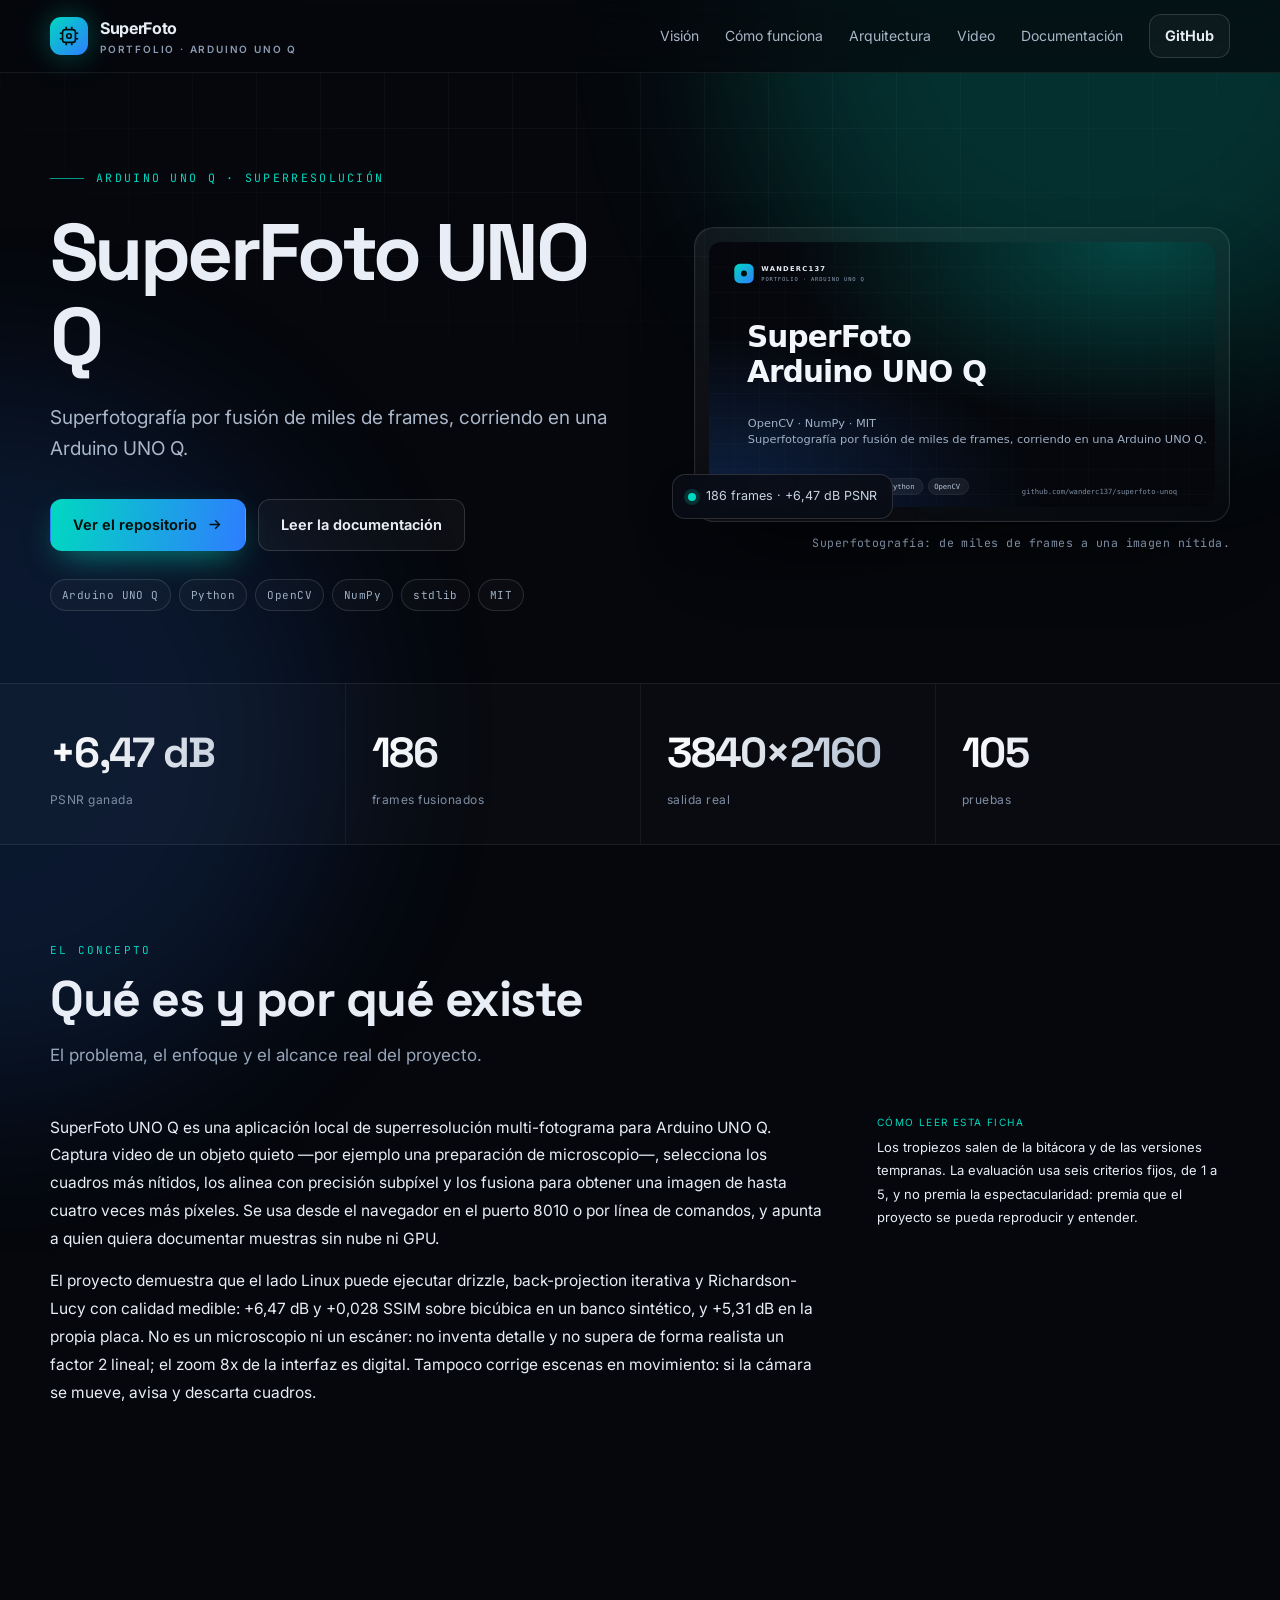
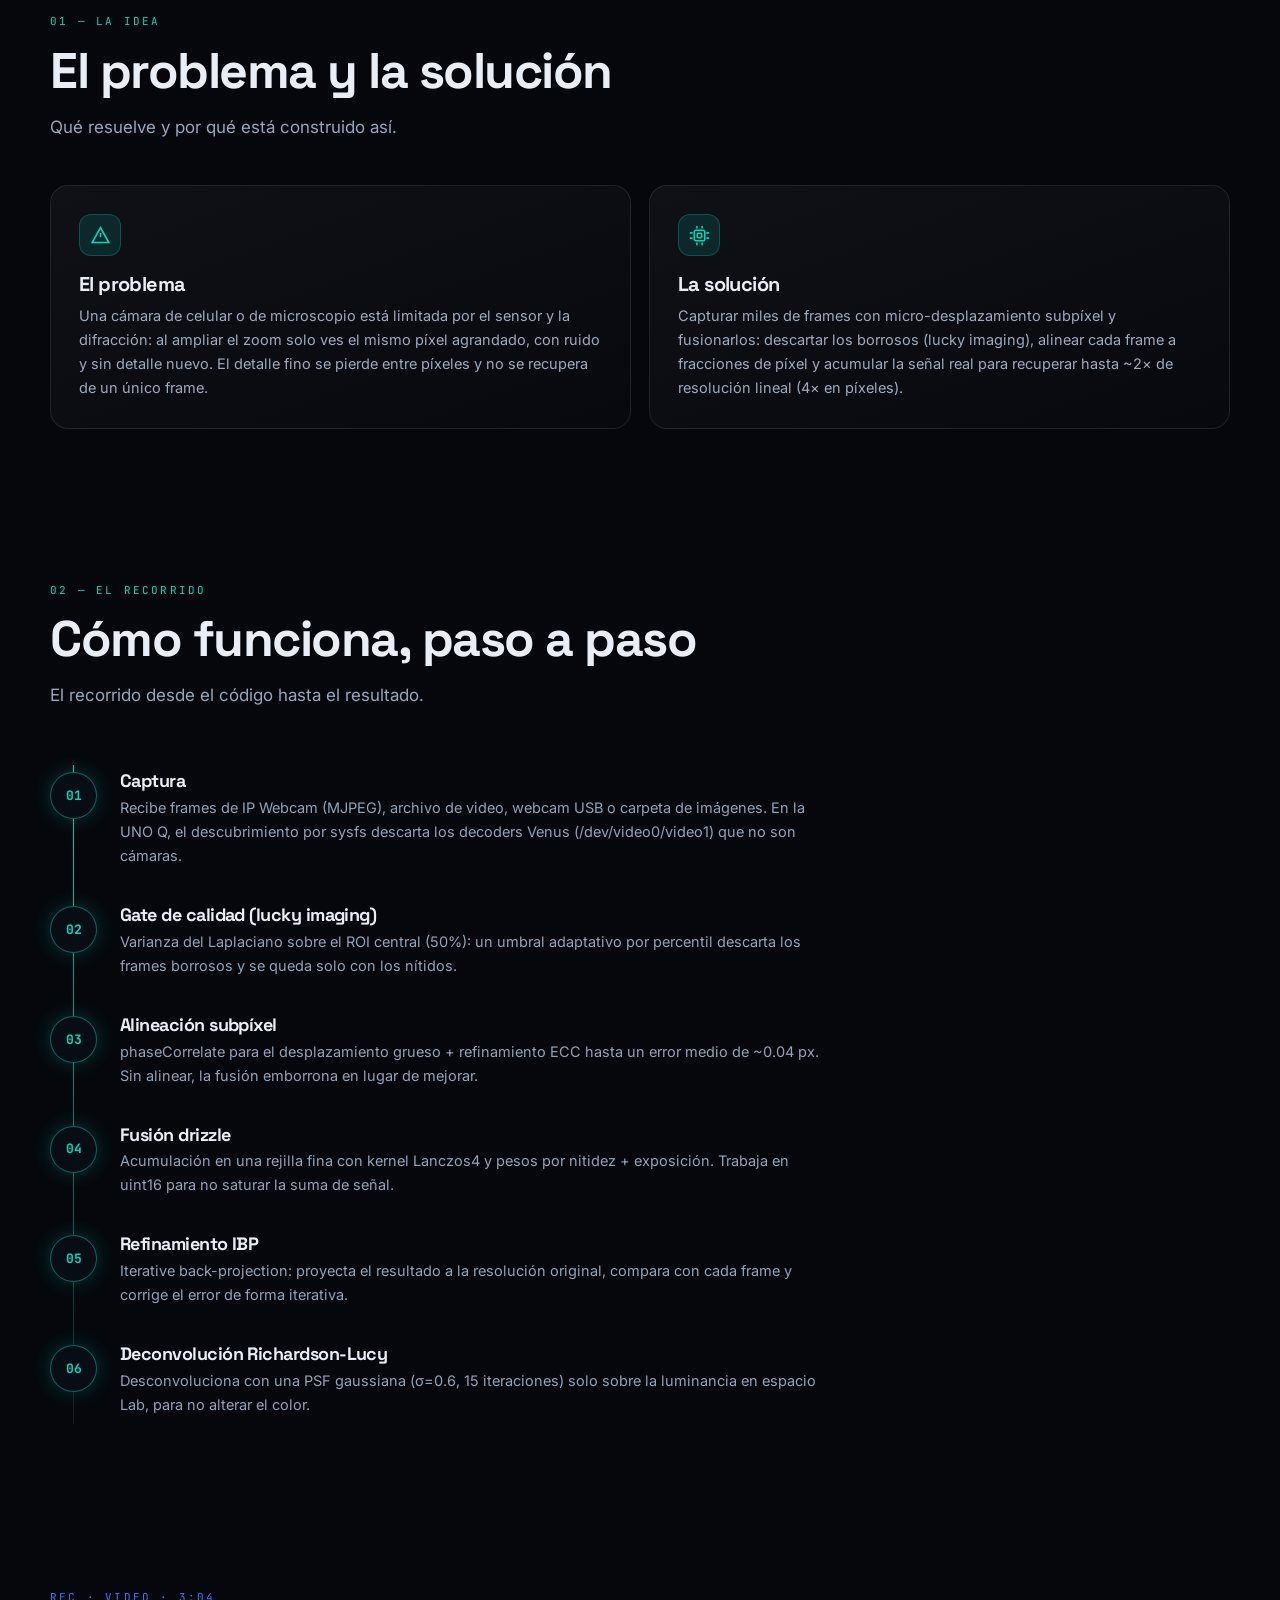
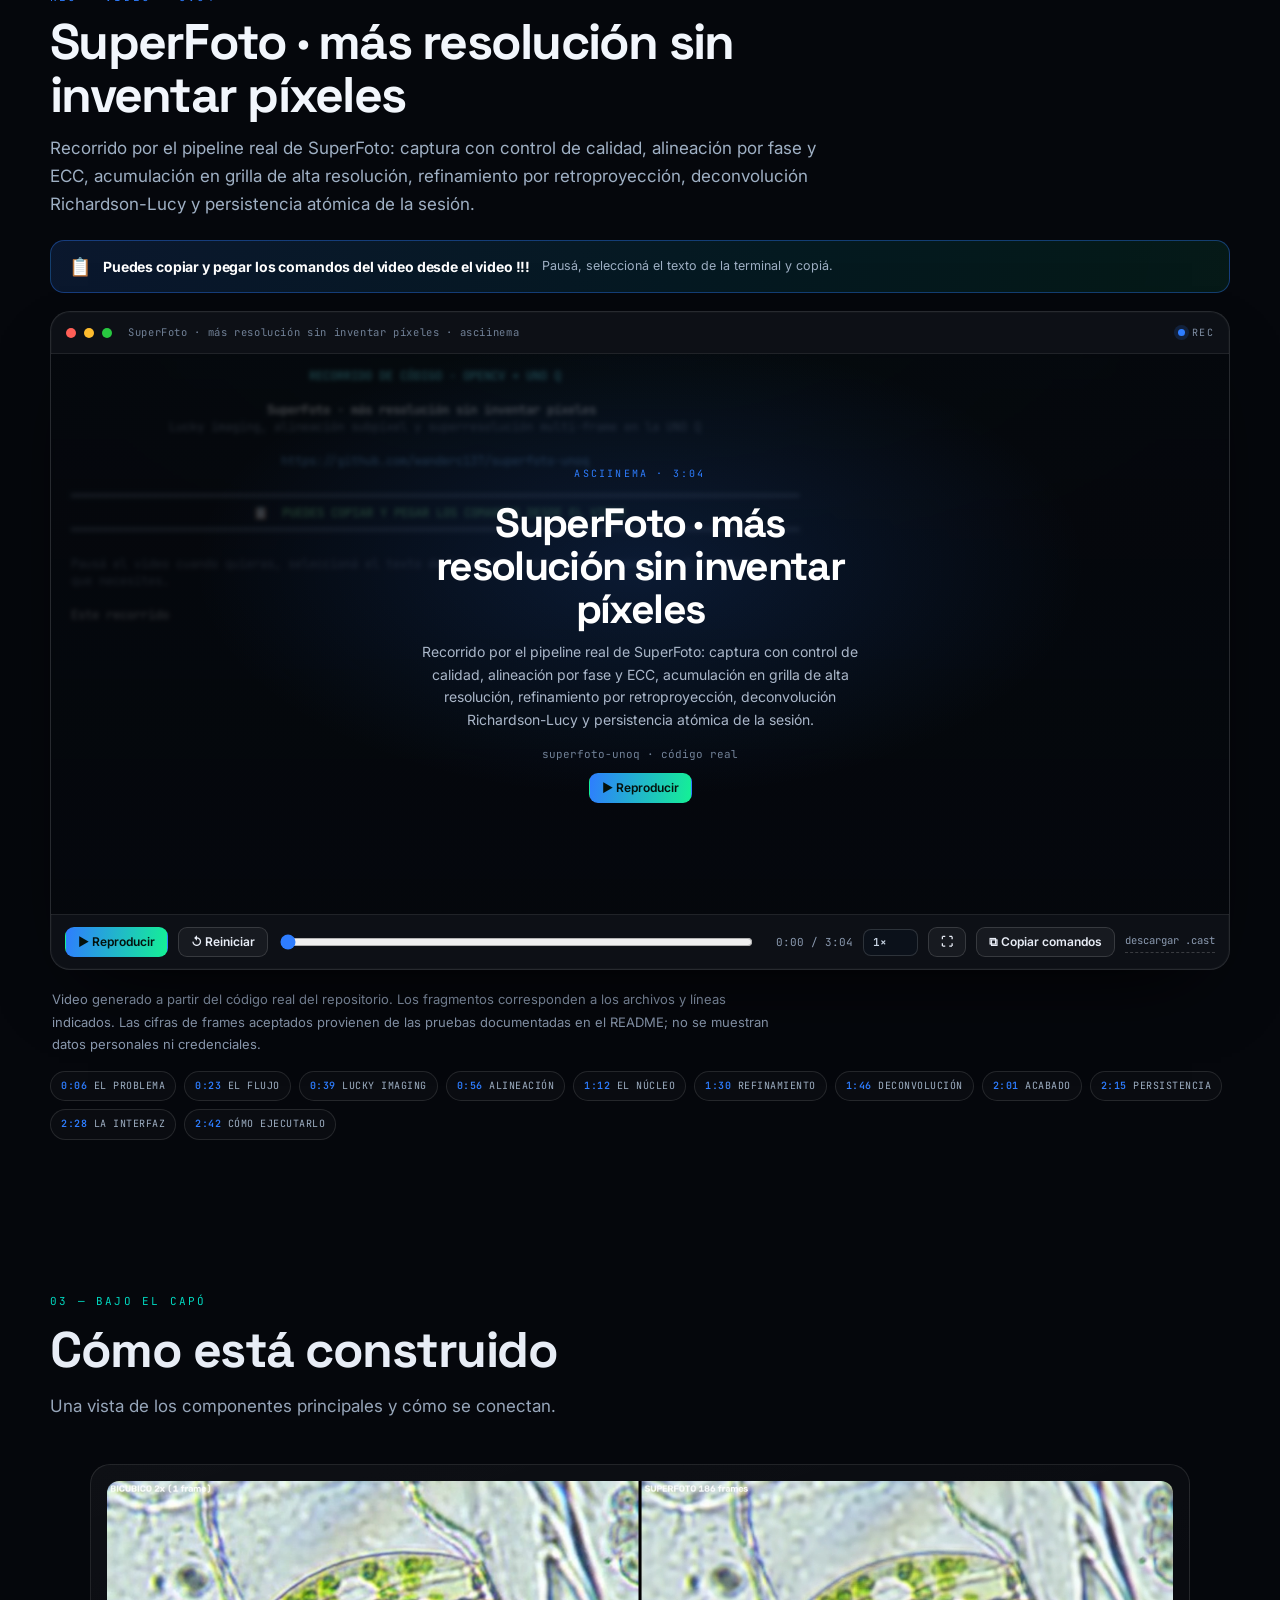
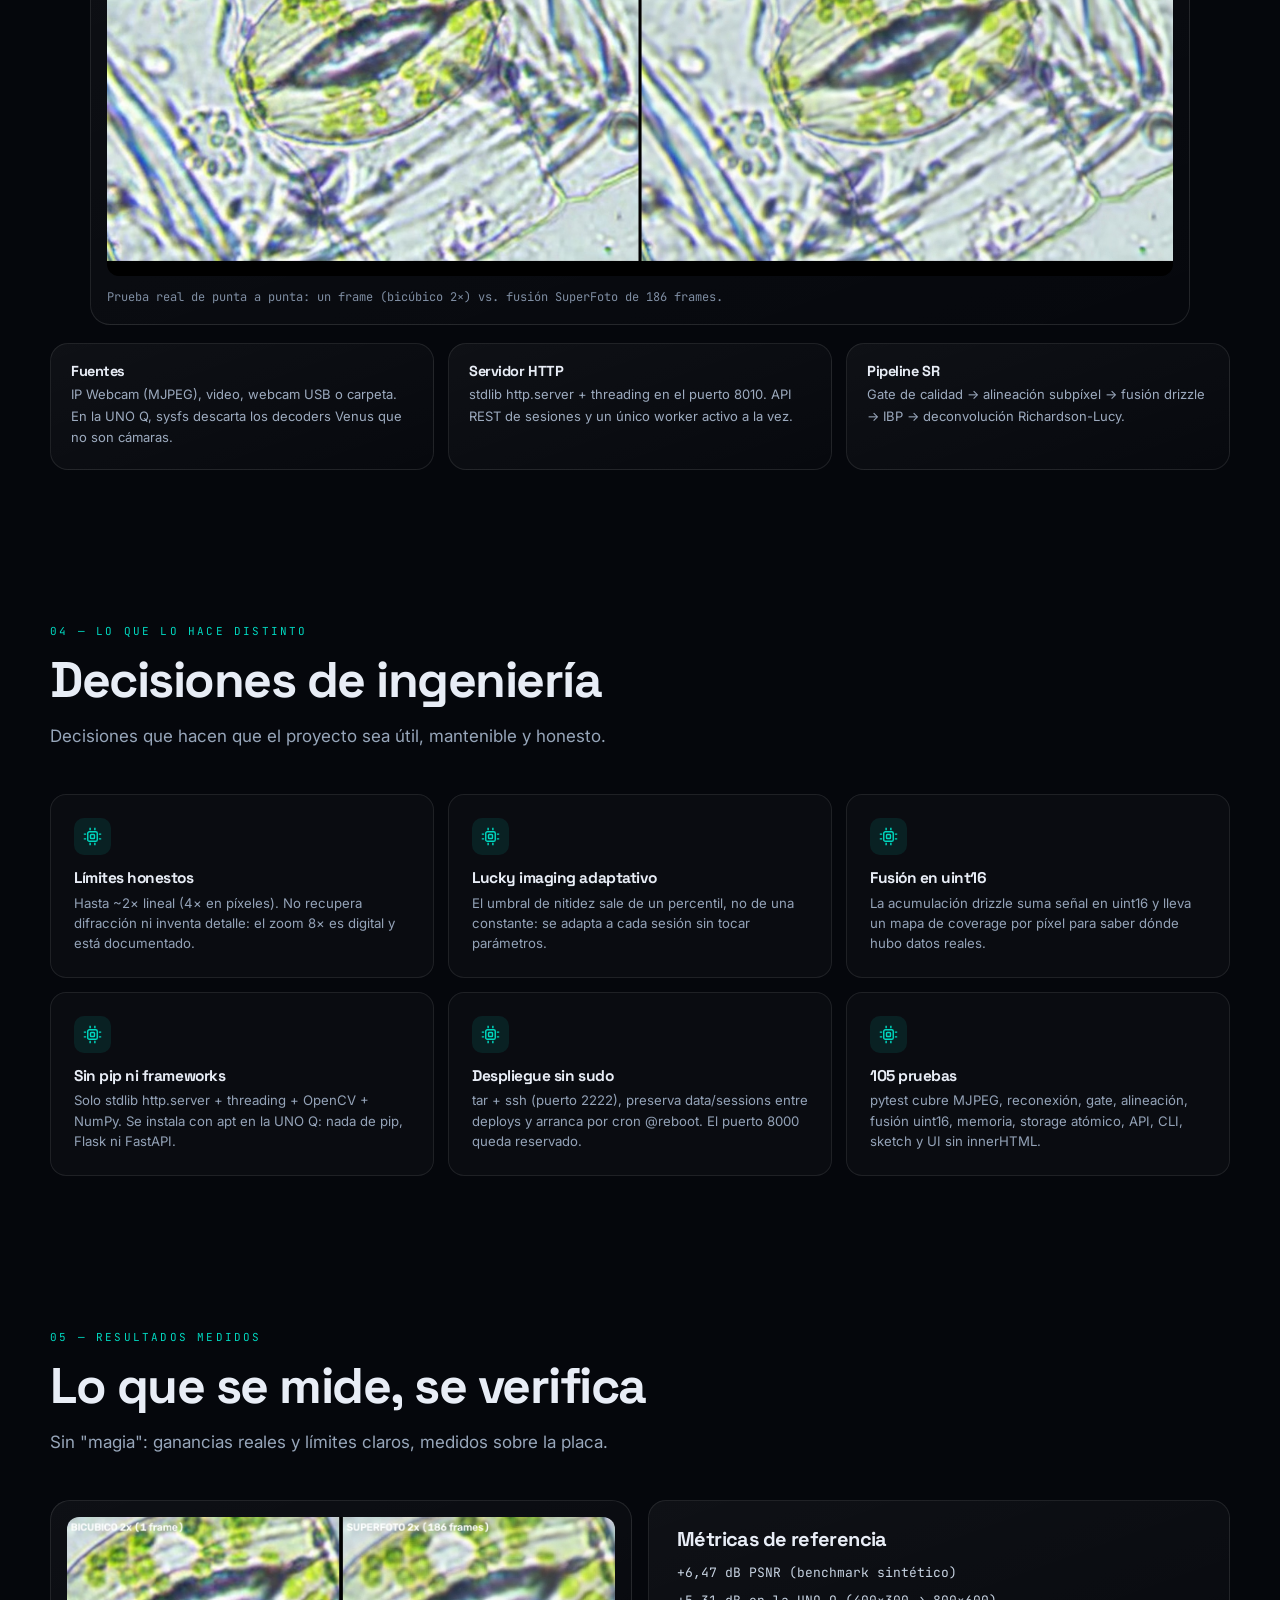
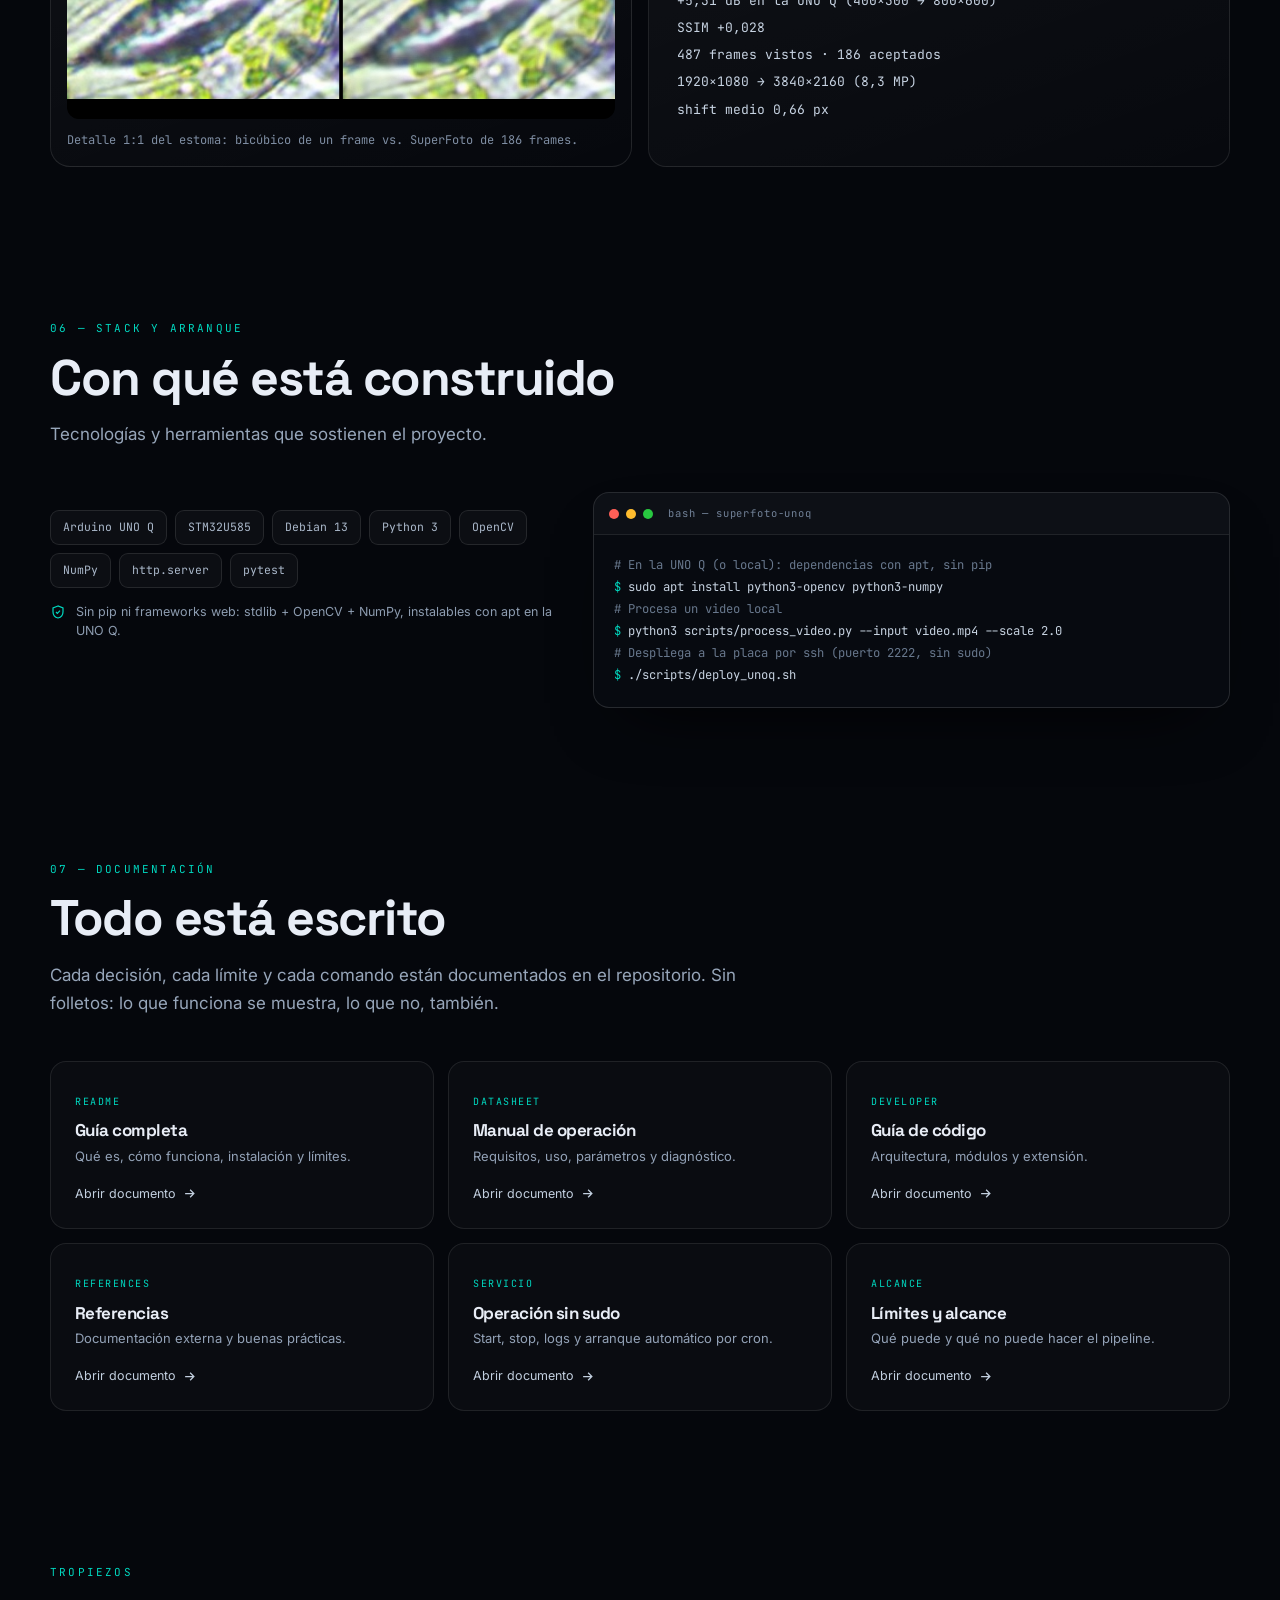
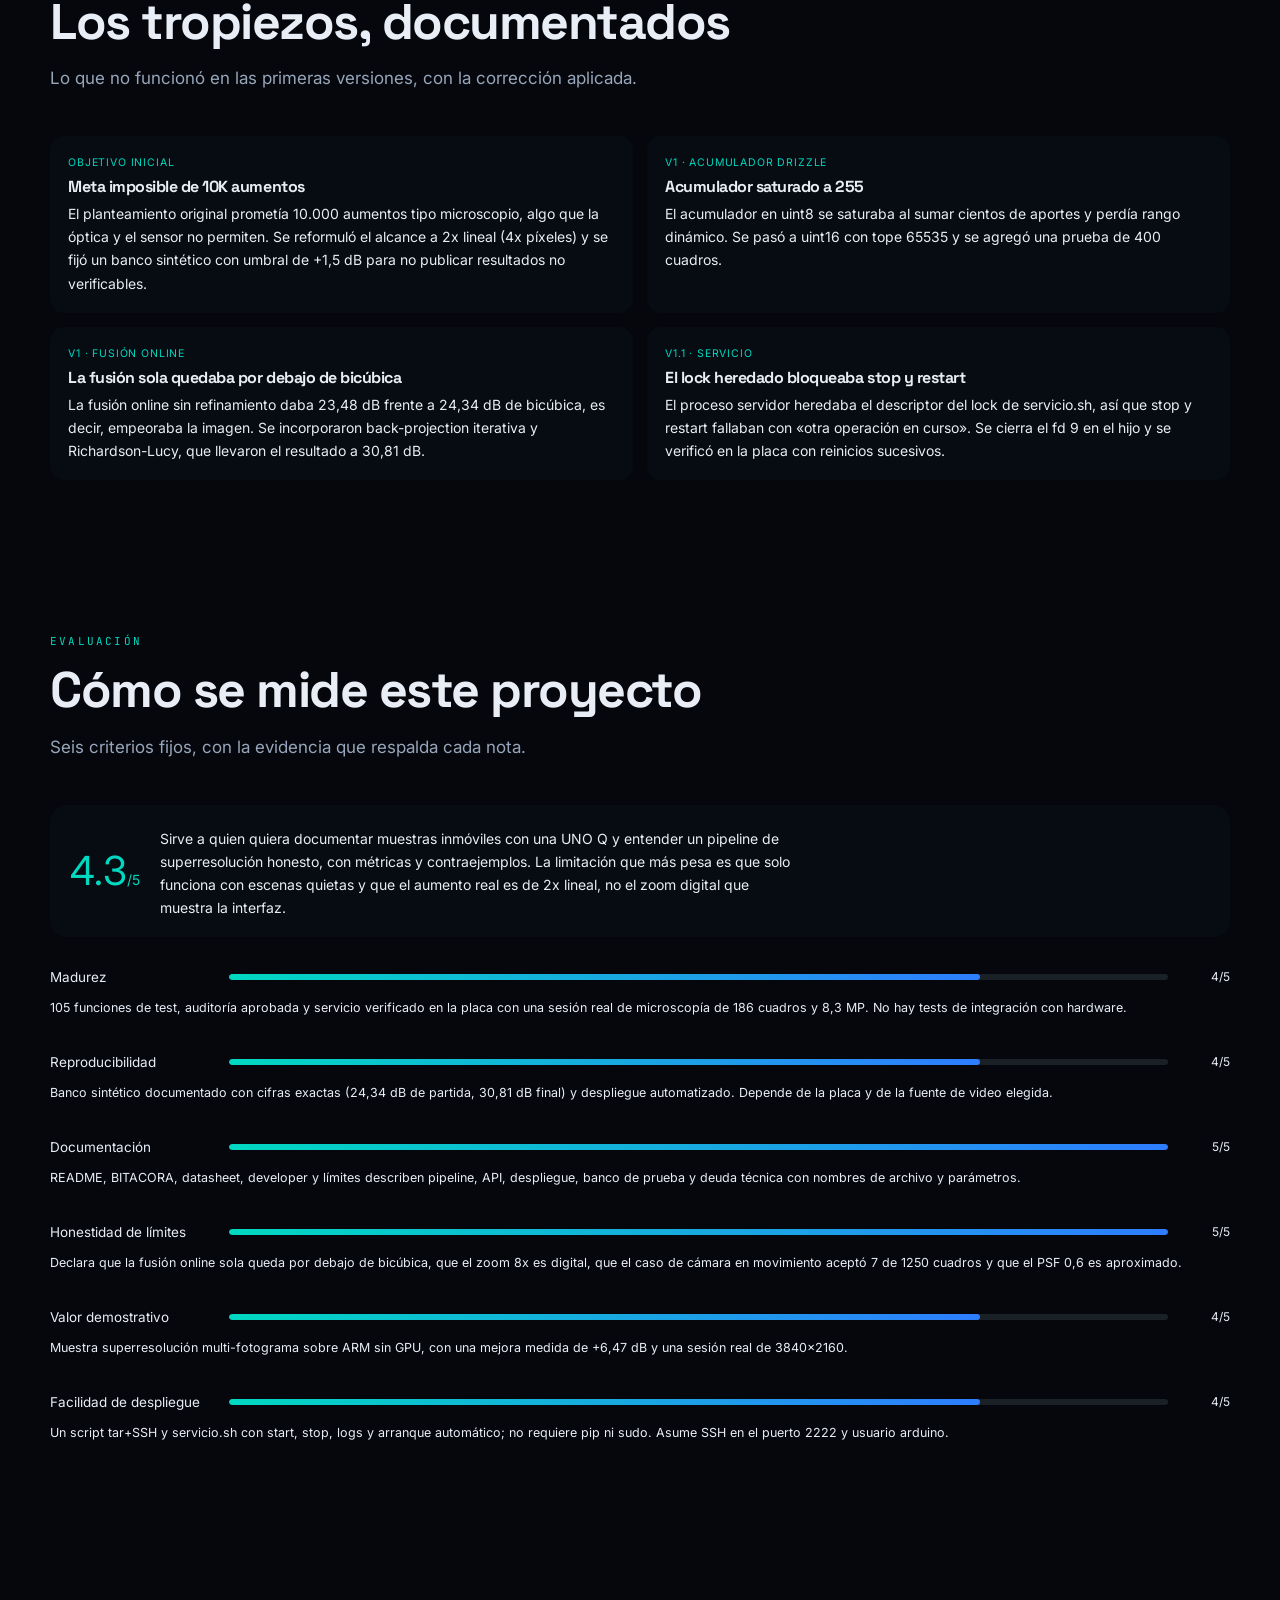
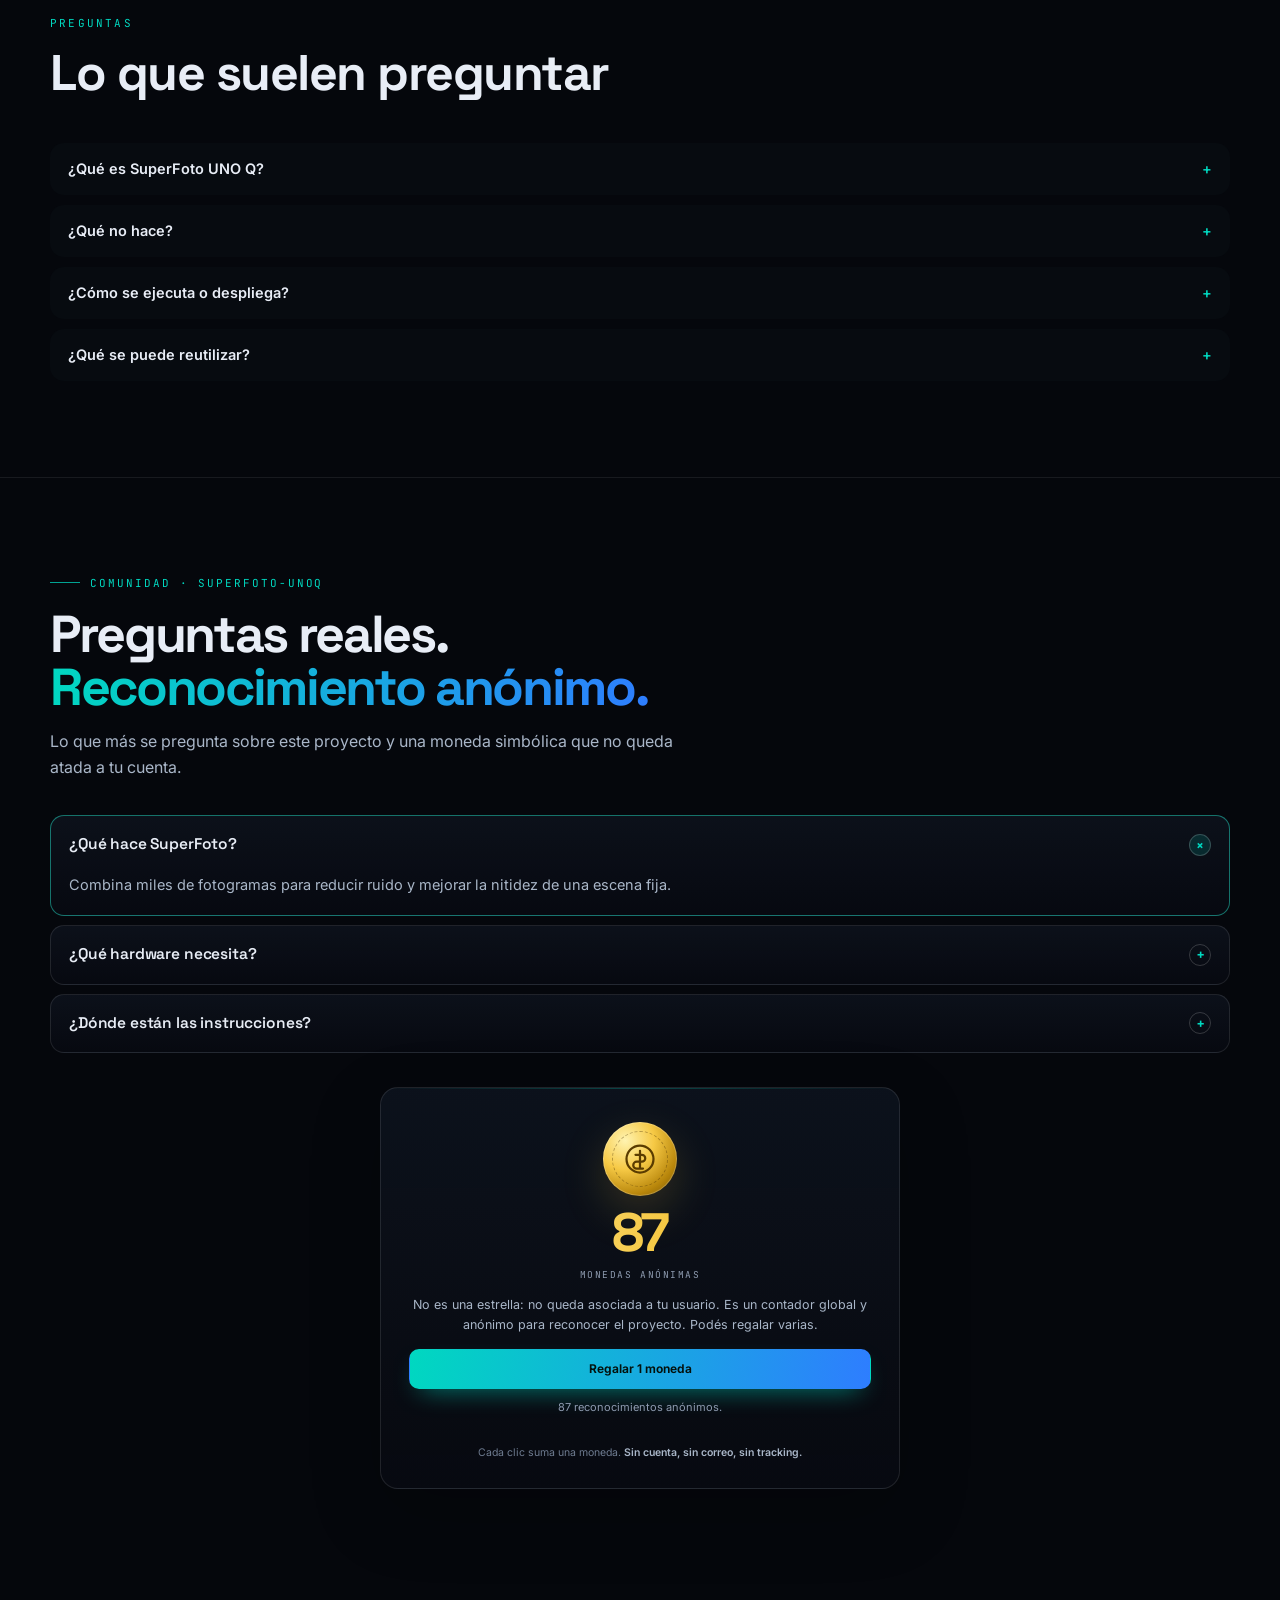
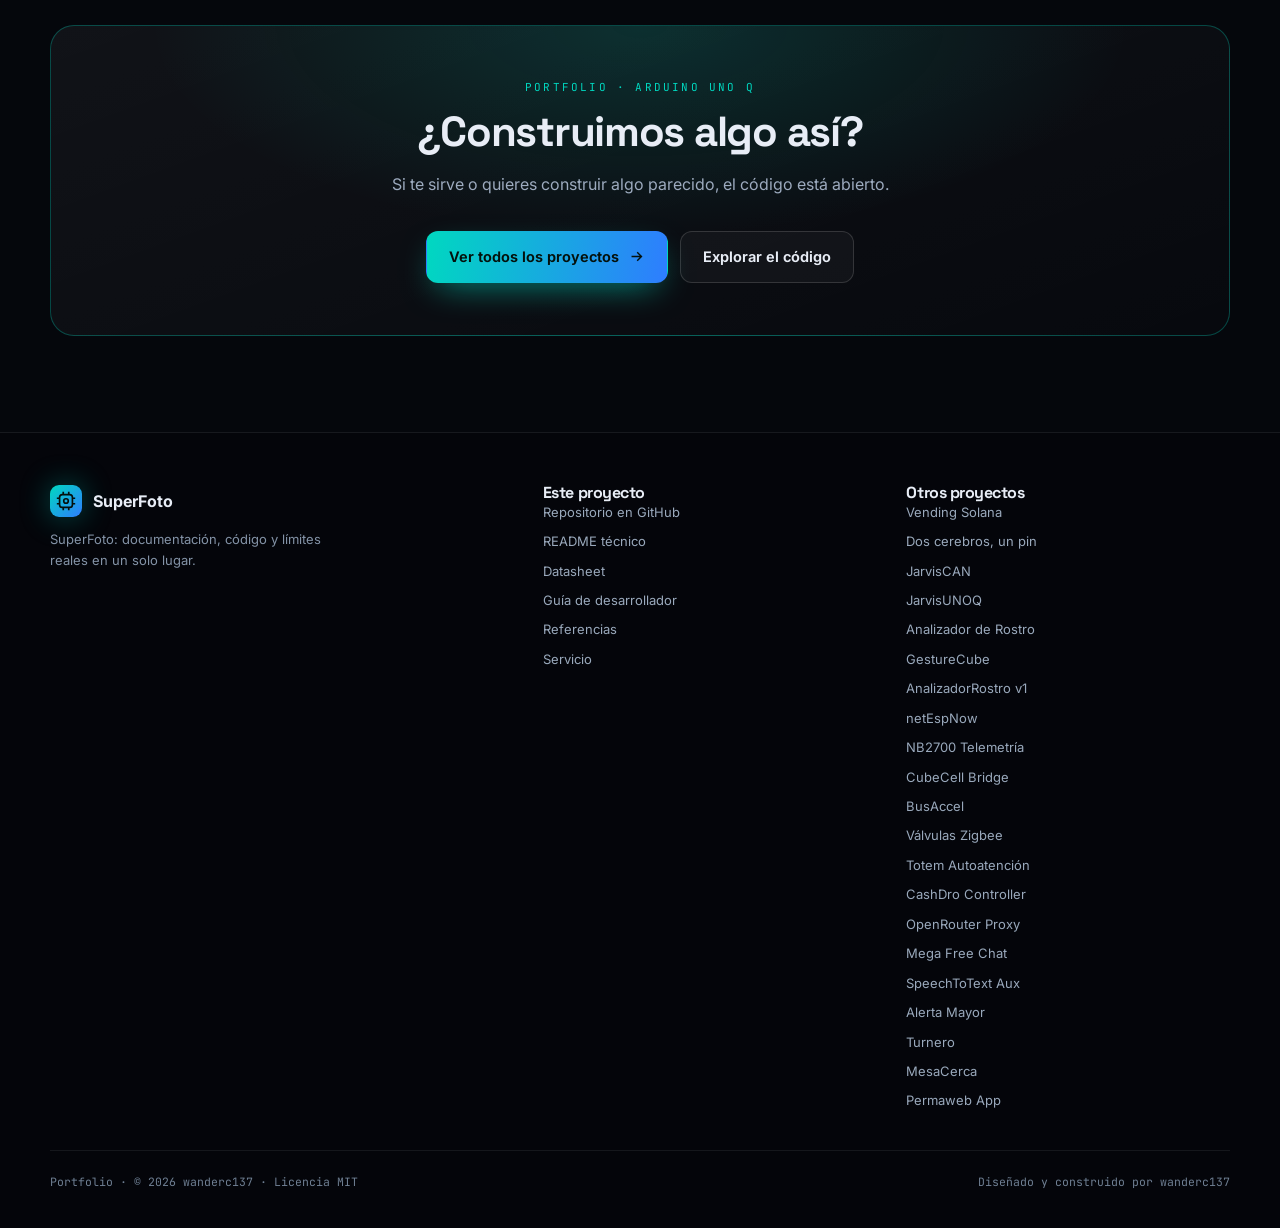
<file: docs/index.html>
<!DOCTYPE html>

<html lang="es">
<head>
<meta charset="utf-8"/>
<meta content="width=device-width, initial-scale=1" name="viewport"/>
<title>SuperFoto UNO Q · SuperFoto</title>
<meta content="Superfotografía por fusión de miles de frames, corriendo en una Arduino UNO Q." name="description"/>
<meta content="wanderc137" name="author"/>
<meta content="website" property="og:type"/>
<meta content="SuperFoto UNO Q · SuperFoto" property="og:title"/>
<meta content="Superfotografía por fusión de miles de frames, corriendo en una Arduino UNO Q." property="og:description"/>
<meta content="https://wanderc137.github.io/superfoto-unoq/" property="og:url"/>
<meta content="https://wanderc137.github.io/superfoto-unoq/assets/og.png" property="og:image"/>
<meta content="summary_large_image" name="twitter:card"/>
<meta content="SuperFoto UNO Q · SuperFoto" name="twitter:title"/>
<meta content="Superfotografía por fusión de miles de frames, corriendo en una Arduino UNO Q." name="twitter:description"/>
<meta content="https://wanderc137.github.io/superfoto-unoq/assets/og.png" name="twitter:image"/>
<link href="data:image/svg+xml,&lt;svg xmlns='http://www.w3.org/2000/svg' viewBox='0 0 100 100'&gt;&lt;rect width='100' height='100' rx='22' fill='%2305070c'/&gt;&lt;rect x='22' y='22' width='56' height='56' rx='12' fill='none' stroke='%2300D8C0' stroke-width='7'/&gt;&lt;circle cx='50' cy='50' r='9' fill='%2300D8C0'/&gt;&lt;/svg&gt;" rel="icon"/>
<link href="https://fonts.googleapis.com" rel="preconnect"/>
<link crossorigin="" href="https://fonts.gstatic.com" rel="preconnect"/>
<link href="https://fonts.googleapis.com/css2?family=Inter:wght@400;500;600;700&amp;family=JetBrains+Mono:wght@400;500;600&amp;family=Space+Grotesk:wght@500;600;700&amp;display=swap" rel="stylesheet"/>
<style>
*,*::before,*::after{box-sizing:border-box}
html{scroll-behavior:smooth;scrollbar-width:none}
::-webkit-scrollbar{width:0;height:0}
::-webkit-scrollbar-track{background:#05070c}
::-webkit-scrollbar-thumb{background:#2a3448;border-radius:999px;border:2px solid #05070c}
::-webkit-scrollbar-thumb:hover{background:#3a4a66}
body{
  margin:0;background:#05070c;color:#e8edf6;
  font-family:'Inter',system-ui,-apple-system,'Segoe UI',sans-serif;
  font-size:16px;line-height:1.65;-webkit-font-smoothing:antialiased;
  overflow-x:hidden;
}
::selection{background:var(--accent);color:#04110c}
a{color:inherit;text-decoration:none}
img{max-width:100%;display:block}
h1,h2,h3,h4{font-family:'Space Grotesk','Inter',sans-serif;line-height:1.05;letter-spacing:-.03em;margin:0}
p{margin:0}
.mono{font-family:'JetBrains Mono',ui-monospace,SFMono-Regular,Menlo,monospace}
.wrap{width:min(1180px,calc(100% - 48px));margin:0 auto}
.grid-overlay{
  position:fixed;inset:0;z-index:0;pointer-events:none;
  background-image:linear-gradient(rgba(255,255,255,.035) 1px,transparent 1px),linear-gradient(90deg,rgba(255,255,255,.035) 1px,transparent 1px);
  background-size:64px 64px;
  mask-image:radial-gradient(ellipse 80% 60% at 50% 0%,#000 30%,transparent 78%);
  -webkit-mask-image:radial-gradient(ellipse 80% 60% at 50% 0%,#000 30%,transparent 78%);
}
.glow{
  position:fixed;z-index:0;pointer-events:none;filter:blur(90px);opacity:.20;
  width:720px;height:720px;border-radius:50%;
}
.glow.one{top:-340px;right:-180px;background:var(--accent)}
.glow.two{top:380px;left:-380px;background:var(--accent2);opacity:.14}
.nav{
  position:sticky;top:0;z-index:50;
  backdrop-filter:blur(18px);-webkit-backdrop-filter:blur(18px);
  background:rgba(5,7,12,.72);border-bottom:1px solid rgba(255,255,255,.07);
}
.nav-inner{display:flex;align-items:center;justify-content:space-between;height:72px}
.brand{display:flex;align-items:center;gap:12px;font-weight:700;letter-spacing:-.02em}
.brand-mark{
  width:38px;height:38px;border-radius:11px;display:grid;place-items:center;
  background:linear-gradient(135deg,var(--accent),var(--accent2));color:#05100c;
  box-shadow:0 0 30px color-mix(in srgb,var(--accent) 35%,transparent);
}
.brand-mark svg{width:22px;height:22px;stroke:#05100c;fill:none;stroke-width:1.8}
.brand small{display:block;font-size:10px;letter-spacing:.18em;color:#8b9ab0;font-weight:600;text-transform:uppercase}
.nav-links{display:flex;align-items:center;gap:26px;font-size:14px;color:#a9b6c8}
.nav-links a:hover{color:#fff}
.btn{
  display:inline-flex;align-items:center;justify-content:center;gap:9px;
  padding:13px 22px;border-radius:12px;font-weight:650;font-size:14.5px;
  border:1px solid transparent;transition:transform .2s ease,box-shadow .2s ease,background .2s ease;
  white-space:nowrap;
}
.btn:hover{transform:translateY(-2px)}
.btn-primary{
  background:linear-gradient(100deg,var(--accent),var(--accent2));color:#04110c;
  box-shadow:0 12px 34px -12px color-mix(in srgb,var(--accent) 70%,transparent);
}
.btn-primary:hover{box-shadow:0 18px 44px -12px color-mix(in srgb,var(--accent) 80%,transparent)}
.btn-ghost{background:rgba(255,255,255,.035);border-color:rgba(255,255,255,.14);color:#e8edf6}
.btn-ghost:hover{background:rgba(255,255,255,.07)}
.btn svg{width:17px;height:17px;stroke:currentColor;fill:none;stroke-width:2}
.hero{position:relative;z-index:1;padding:96px 0 72px}
.hero-grid{display:grid;grid-template-columns:1.04fr .96fr;gap:64px;align-items:center}
.eyebrow{
  font-family:'JetBrains Mono',monospace;font-size:11.5px;letter-spacing:.2em;
  text-transform:uppercase;color:var(--accent);display:flex;align-items:center;gap:12px;margin-bottom:22px;
}
.eyebrow::before{content:"";width:34px;height:1px;background:var(--accent);opacity:.7}
h1{font-size:clamp(42px,6.4vw,80px);font-weight:700;letter-spacing:-.045em}
.grad{background:linear-gradient(100deg,var(--accent),var(--accent2));-webkit-background-clip:text;background-clip:text;color:transparent}
.lead{font-size:clamp(17px,1.5vw,19px);color:#aab7c9;margin-top:24px;max-width:60ch}
.hero-actions{display:flex;flex-wrap:wrap;gap:12px;margin-top:34px}
.hero-badges{display:flex;flex-wrap:wrap;gap:8px;margin-top:28px}
.badge{
  font-family:'JetBrains Mono',monospace;font-size:11px;letter-spacing:.04em;
  padding:6px 11px;border-radius:999px;border:1px solid rgba(255,255,255,.12);
  color:#9fb0c4;background:rgba(255,255,255,.025);
}
.hero-visual{position:relative}
.visual-frame{
  border:1px solid rgba(255,255,255,.11);border-radius:20px;overflow:hidden;
  background:linear-gradient(160deg,rgba(255,255,255,.055),rgba(255,255,255,.012));
  box-shadow:0 40px 90px -40px rgba(0,0,0,.9),0 0 0 1px rgba(255,255,255,.02) inset;
  padding:14px;
}
.visual-frame img{border-radius:12px;width:100%}
.visual-caption{font-size:11.5px;color:#7f8ea3;margin-top:12px;text-align:right;font-family:'JetBrains Mono',monospace;letter-spacing:.04em}
.float-chip{
  position:absolute;left:-22px;bottom:34px;display:flex;align-items:center;gap:10px;
  background:rgba(9,13,21,.92);border:1px solid rgba(255,255,255,.14);border-radius:13px;
  padding:11px 15px;font-size:12.5px;color:#c7d3e2;backdrop-filter:blur(10px);
  box-shadow:0 20px 50px -20px #000;
}
.float-chip b{color:var(--accent);font-family:'Space Grotesk',sans-serif;font-size:16px}
.live-dot{width:8px;height:8px;border-radius:50%;background:var(--accent);box-shadow:0 0 0 4px color-mix(in srgb,var(--accent) 18%,transparent);animation:pulse 2.4s infinite}
@keyframes pulse{0%,100%{opacity:1}50%{opacity:.35}}
/* vending kiosk */
.kiosk{
  border:1px solid rgba(255,255,255,.13);border-radius:22px;padding:18px;
  background:linear-gradient(165deg,#0b1019,#070a11 60%,#0a0f18);
  box-shadow:0 45px 100px -45px #000,0 0 0 1px rgba(255,255,255,.02) inset;
}
.kiosk-head{display:flex;align-items:center;gap:9px;font-family:'JetBrains Mono',monospace;font-size:10.5px;letter-spacing:.12em;color:#8494a9;padding:2px 4px 14px;border-bottom:1px solid rgba(255,255,255,.07)}
.kiosk-head .timer{margin-left:auto;color:var(--accent)}
.kiosk-grid{display:grid;grid-template-columns:1fr 1fr;gap:10px;padding:14px 0}
.prod{background:rgba(255,255,255,.035);border:1px solid rgba(255,255,255,.075);border-radius:13px;padding:12px;display:flex;align-items:center;gap:11px}
.prod img{width:44px;height:44px;object-fit:contain;filter:drop-shadow(0 6px 10px rgba(0,0,0,.5))}
.prod span{font-size:11.5px;color:#c3cfdd;display:block;line-height:1.25}
.prod b{font-family:'JetBrains Mono',monospace;font-size:11px;color:var(--accent)}
.kiosk-pay{display:flex;align-items:center;gap:12px;border:1px solid color-mix(in srgb,var(--accent) 30%,transparent);background:color-mix(in srgb,var(--accent) 7%,transparent);border-radius:13px;padding:12px 14px}
.kiosk-pay .sol{width:38px;height:38px;border-radius:10px;display:grid;place-items:center;background:linear-gradient(135deg,var(--accent),var(--accent2));color:#04110c;font-size:23px;font-weight:800}
.kiosk-pay small{display:block;font-family:'JetBrains Mono',monospace;font-size:9.5px;letter-spacing:.1em;color:#8ea0b5}
.kiosk-pay strong{font-size:15px}
.kiosk-pay .pill{margin-left:auto;font-family:'JetBrains Mono',monospace;font-size:10px;letter-spacing:.12em;background:var(--accent);color:#04110c;padding:7px 11px;border-radius:8px;font-weight:700}
.stats{position:relative;z-index:1;border-top:1px solid rgba(255,255,255,.07);border-bottom:1px solid rgba(255,255,255,.07);background:rgba(255,255,255,.018)}
.stats-grid{display:grid;grid-template-columns:repeat(4,1fr);gap:0}
.stat{padding:34px 26px;border-left:1px solid rgba(255,255,255,.06)}
.stat:first-child{border-left:0;padding-left:0}
.stat-value{font-family:'Space Grotesk',sans-serif;font-size:clamp(28px,3.4vw,42px);font-weight:700;letter-spacing:-.04em;background:linear-gradient(100deg,#fff,#a9b8cc);-webkit-background-clip:text;background-clip:text;color:transparent}
.stat-label{font-size:12px;color:#7f8ea3;letter-spacing:.04em;margin-top:3px}
.section{position:relative;z-index:1;padding:96px 0}
.section.tight{padding-top:56px}
.section-head{max-width:780px;margin-bottom:44px}
.kicker{font-family:'JetBrains Mono',monospace;font-size:11px;letter-spacing:.2em;text-transform:uppercase;color:var(--accent);margin-bottom:14px}
h2{font-size:clamp(30px,4.1vw,50px);font-weight:700}
.section-sub{color:#97a6ba;font-size:17px;margin-top:16px;max-width:68ch}
.split{display:grid;grid-template-columns:1fr 1fr;gap:18px}
.card{
  border:1px solid rgba(255,255,255,.09);border-radius:18px;padding:28px;
  background:linear-gradient(160deg,rgba(255,255,255,.045),rgba(255,255,255,.012));
}
.card .icon{width:42px;height:42px;border-radius:12px;display:grid;place-items:center;background:color-mix(in srgb,var(--accent) 12%,transparent);border:1px solid color-mix(in srgb,var(--accent) 25%,transparent);margin-bottom:18px}
.card .icon svg{width:21px;height:21px;stroke:var(--accent);fill:none;stroke-width:1.8}
.card h3{font-size:20px;margin-bottom:9px}
.card p{color:#9dabbf;font-size:14.5px}
.timeline{position:relative;margin-top:10px}
.timeline::before{content:"";position:absolute;left:23px;top:12px;bottom:12px;width:1px;background:linear-gradient(var(--accent),rgba(255,255,255,.08))}
.step{display:grid;grid-template-columns:48px 1fr;gap:22px;padding:19px 0;align-items:start}
.step-num{
  width:47px;height:47px;border-radius:50%;display:grid;place-items:center;
  border:1px solid color-mix(in srgb,var(--accent) 45%,transparent);
  background:#080c14;color:var(--accent);font-family:'JetBrains Mono',monospace;font-size:13px;font-weight:700;
  position:relative;z-index:1;box-shadow:0 0 26px -6px color-mix(in srgb,var(--accent) 45%,transparent);
}
.step-body h3{font-size:18px;margin-bottom:5px}
.step-body p{color:#93a2b7;font-size:14.5px;max-width:78ch}
.figure{
  border:1px solid rgba(255,255,255,.1);border-radius:20px;padding:16px;
  background:linear-gradient(160deg,rgba(255,255,255,.04),rgba(255,255,255,.008));
}
.figure img{width:100%;border-radius:12px}
.figure figcaption{font-size:12px;color:#7f8ea3;margin-top:12px;font-family:'JetBrains Mono',monospace}
.arch-points{display:grid;grid-template-columns:repeat(3,1fr);gap:14px;margin-top:18px}
.arch-points .card{padding:20px}
.arch-points .card h4{font-size:14.5px;margin-bottom:5px}
.arch-points .card p{font-size:13px}
.features{display:grid;grid-template-columns:repeat(3,1fr);gap:14px}
.feature{border:1px solid rgba(255,255,255,.085);border-radius:16px;padding:23px;background:rgba(255,255,255,.022);transition:border-color .2s,background .2s,transform .2s}
.feature:hover{border-color:color-mix(in srgb,var(--accent) 38%,transparent);background:rgba(255,255,255,.038);transform:translateY(-3px)}
.feature .icon{width:37px;height:37px;border-radius:10px;display:grid;place-items:center;background:color-mix(in srgb,var(--accent) 10%,transparent);margin-bottom:15px}
.feature .icon svg{width:19px;height:19px;stroke:var(--accent);fill:none;stroke-width:1.8}
.feature h3{font-size:15.5px;margin-bottom:6px}
.feature p{font-size:13.2px;color:#94a3b8;line-height:1.55}
.stack-grid{display:grid;grid-template-columns:.9fr 1.1fr;gap:22px;align-items:start}
.chips{display:flex;flex-wrap:wrap;gap:8px;margin-top:18px}
.chip{font-family:'JetBrains Mono',monospace;font-size:11.5px;padding:7px 12px;border-radius:9px;border:1px solid rgba(255,255,255,.1);background:rgba(255,255,255,.03);color:#aab8ca}
.terminal{border:1px solid rgba(255,255,255,.13);border-radius:16px;overflow:hidden;background:#070a10;box-shadow:0 30px 70px -35px #000}
.terminal-bar{display:flex;align-items:center;gap:7px;padding:12px 15px;border-bottom:1px solid rgba(255,255,255,.08);background:rgba(255,255,255,.025)}
.terminal-bar i{width:10px;height:10px;border-radius:50%;background:#ff5f57;display:block}
.terminal-bar i:nth-child(2){background:#febc2e}
.terminal-bar i:nth-child(3){background:#28c840}
.terminal-bar span{margin-left:8px;font-family:'JetBrains Mono',monospace;font-size:10.5px;color:#718197;letter-spacing:.08em}
.terminal pre{margin:0;padding:20px;overflow:auto;font-family:'JetBrains Mono',monospace;font-size:12.2px;line-height:1.8;color:#c6d2e0}
.terminal .p{color:var(--accent)}
.terminal .c{color:#68788d}
.note{display:flex;gap:10px;align-items:flex-start;margin-top:14px;font-size:12.5px;color:#8d9cb0;line-height:1.55}
.note svg{width:16px;height:16px;stroke:var(--accent);fill:none;stroke-width:1.8;flex:0 0 auto;margin-top:2px}
.docs-grid{display:grid;grid-template-columns:repeat(3,1fr);gap:14px}
.doc-card{display:block;border:1px solid rgba(255,255,255,.09);border-radius:16px;padding:24px;background:rgba(255,255,255,.022);transition:border-color .2s,transform .2s,background .2s}
.doc-card:hover{border-color:color-mix(in srgb,var(--accent) 40%,transparent);transform:translateY(-3px);background:rgba(255,255,255,.04)}
.doc-card .tag{font-family:'JetBrains Mono',monospace;font-size:10px;letter-spacing:.15em;color:var(--accent);text-transform:uppercase}
.doc-card h3{font-size:17px;margin:10px 0 6px}
.doc-card p{font-size:13px;color:#93a2b7}
.doc-card .arrow{display:flex;align-items:center;gap:6px;margin-top:16px;font-size:12.5px;color:#c2cfdf}
.doc-card .arrow svg{width:15px;height:15px;stroke:currentColor;fill:none;stroke-width:2;transition:transform .2s}
.doc-card:hover .arrow svg{transform:translateX(4px)}
.gallery{display:grid;grid-template-columns:1fr 1fr;gap:16px}
.gallery .figure{margin:0}
.cta{position:relative;z-index:1;padding:40px 0 96px}
.cta-card{
  border-radius:24px;padding:52px;text-align:center;position:relative;overflow:hidden;
  border:1px solid color-mix(in srgb,var(--accent) 30%,transparent);
  background:
    radial-gradient(700px 300px at 50% 0%,color-mix(in srgb,var(--accent) 16%,transparent),transparent 70%),
    linear-gradient(160deg,rgba(255,255,255,.05),rgba(255,255,255,.012));
}
.cta-card h2{font-size:clamp(28px,3.7vw,42px)}
.cta-card p{color:#9dabbf;max-width:62ch;margin:16px auto 0}
.cta-card .hero-actions{justify-content:center}
footer{position:relative;z-index:1;border-top:1px solid rgba(255,255,255,.08);padding:52px 0 36px;background:rgba(4,6,10,.6)}
.foot-grid{display:grid;grid-template-columns:1.4fr 1fr 1fr;gap:40px}
.foot-brand{display:flex;align-items:center;gap:11px;font-weight:700;margin-bottom:12px}
.foot-brand .brand-mark{width:32px;height:32px;border-radius:9px}
.foot-p{font-size:13px;color:#8493a7;max-width:38ch}
.foot h4{font-family:'JetBrains Mono',monospace;font-size:10.5px;letter-spacing:.16em;text-transform:uppercase;color:#718197;margin-bottom:13px;font-weight:500}
.foot-links{display:flex;flex-direction:column;gap:8px;font-size:13px;color:#9aa9bc}
.foot-links a:hover{color:#fff}
.foot-bottom{display:flex;justify-content:space-between;gap:20px;flex-wrap:wrap;border-top:1px solid rgba(255,255,255,.07);margin-top:38px;padding-top:22px;font-size:11.5px;color:#6f7f93;font-family:'JetBrains Mono',monospace}
.reveal{opacity:1;transform:none;transition:opacity .7s ease,transform .7s ease}
.reveal.in{opacity:1;transform:none}
@media (prefers-reduced-motion:reduce){.reveal{opacity:1;transform:none;transition:none}.live-dot{animation:none}html{scroll-behavior:auto}}
@media (max-width:980px){
  .hero-grid,.split,.stack-grid,.gallery{grid-template-columns:1fr}
  .hero{padding-top:64px}
  .hero-visual{order:-1}
  .features{grid-template-columns:1fr 1fr}
  .arch-points{grid-template-columns:1fr}
  .stats-grid{grid-template-columns:1fr 1fr}
  .stat:nth-child(3){border-left:0;padding-left:0}
  .stat{border-top:1px solid rgba(255,255,255,.06)}
  .stat:nth-child(-n+2){border-top:0}
  .docs-grid{grid-template-columns:1fr}
  .foot-grid{grid-template-columns:1fr 1fr}
  .nav-links{display:none}
}
@media (max-width:620px){
  .wrap{width:calc(100% - 32px)}
  .features{grid-template-columns:1fr}
  .stats-grid{grid-template-columns:1fr 1fr}
  .stat{padding:24px 16px}
  .cta-card{padding:34px 22px}
  .float-chip{left:8px;bottom:16px}
  .foot-grid{grid-template-columns:1fr}
  .section{padding:72px 0}
}

.fail-grid{display:grid;grid-template-columns:repeat(2,minmax(0,1fr));gap:14px;margin-top:6px}
.fail{background:rgba(10,18,24,.55);border:1px solid var(--line);border-radius:14px;padding:18px}
.fail .v{font-family:var(--mono);font-size:10.5px;letter-spacing:.08em;text-transform:uppercase;color:var(--accent)}
.fail h3{font-size:16px;margin:8px 0 6px}
.fail p{font-size:14px;margin:0;color:var(--muted)}
.rating-head{display:flex;align-items:center;gap:20px;margin:6px 0 18px;padding:18px 20px;border:1px solid var(--line);border-radius:16px;background:rgba(10,18,24,.5)}
.rating-avg{font-family:var(--mono);font-size:40px;line-height:1;color:var(--accent)}
.rating-avg small{font-size:14px;color:var(--muted)}
.rating-head p{margin:4px 0 0;font-size:14px;color:var(--muted);max-width:70ch}
.rating{display:grid;gap:2px}
.rating-row{display:grid;grid-template-columns:165px minmax(90px,1fr) 48px;gap:14px;align-items:center;padding:11px 0;border-bottom:1px solid var(--line)}
.rating-row:last-child{border-bottom:0}
.rating-name{font-size:13.5px;color:var(--text)}
.rating-bar{height:6px;border-radius:99px;background:rgba(148,190,200,.14);overflow:hidden}
.rating-bar span{display:block;height:100%;border-radius:99px;background:linear-gradient(90deg,var(--accent),var(--accent2))}
.rating-score{font-family:var(--mono);font-size:12px;color:var(--muted);text-align:right}
.rating-note{grid-column:1/-1;font-size:12.5px;color:var(--muted);margin:-4px 0 8px}
.faq{display:grid;gap:10px;margin-top:4px}
.faq details{border:1px solid var(--line);border-radius:14px;padding:14px 18px;background:rgba(10,18,24,.4)}
.faq summary{cursor:pointer;font-weight:600;font-size:14.5px;list-style:none}
.faq summary::-webkit-details-marker{display:none}
.faq summary::after{content:"+";float:right;color:var(--accent);font-family:var(--mono)}
.faq details[open] summary::after{content:"−"}
.faq p{margin:10px 0 0;font-size:14px;color:var(--muted);line-height:1.7}
.concept-grid{display:grid;grid-template-columns:1.35fr .65fr;gap:26px;align-items:start}
.concept-grid p{font-size:15.5px;color:var(--muted);line-height:1.8;margin:0 0 14px}
.concept-side{border-left:1px solid var(--line);padding-left:22px}
.concept-side .k{font-family:var(--mono);font-size:10px;letter-spacing:.14em;text-transform:uppercase;color:var(--accent)}
.concept-side p{font-size:13px;margin:6px 0 16px}
@media(max-width:760px){.concept-grid,.fail-grid{grid-template-columns:1fr}.concept-side{border-left:0;padding-left:0}}

</style>
<link rel="stylesheet" href="assets/community.css?v=5">
<link href="rec/player.css?v=1" rel="stylesheet"/>
</head>
<body style="--accent:#00D8C0;--accent2:#2E7DFF">
<div class="grid-overlay"></div>
<div class="glow one"></div>
<div class="glow two"></div>
<header class="nav">
<div class="wrap nav-inner">
<a class="brand" href="#top">
<span class="brand-mark"><svg viewbox="0 0 24 24"><rect height="14" rx="3" width="14" x="5" y="5"></rect><path d="M9 2v3M15 2v3M9 19v3M15 19v3M2 9h3M2 15h3M19 9h3M19 15h3"></path><circle cx="12" cy="12" r="2.5"></circle></svg></span>
<span>SuperFoto<small>Portfolio · Arduino UNO Q</small></span>
</a>
<nav aria-label="Navegación" class="nav-links">
<a href="#problema">Visión</a>
<a href="#como">Cómo funciona</a>
<a href="#arquitectura">Arquitectura</a>
<a href="#video">Video</a>
<a href="#docs">Documentación</a>
<a class="btn btn-ghost" href="https://github.com/wanderc137/superfoto-unoq" rel="noopener" style="padding:9px 15px" target="_blank">GitHub</a>
</nav>
</div>
</header>
<main id="top">
<section class="hero">
<div class="wrap hero-grid">
<div class="hero-copy">
<div class="eyebrow">Arduino UNO Q · Superresolución</div>
<h1>SuperFoto UNO Q</h1>
<p class="lead">Superfotografía por fusión de miles de frames, corriendo en una Arduino UNO Q.</p>
<div class="hero-actions">
<a class="btn btn-primary" href="https://github.com/wanderc137/superfoto-unoq" rel="noopener" target="_blank">Ver el repositorio <svg viewbox="0 0 24 24"><path d="M5 12h14M13 6l6 6-6 6"></path></svg></a>
<a class="btn btn-ghost" href="https://github.com/wanderc137/superfoto-unoq#readme" rel="noopener" target="_blank">Leer la documentación</a>
</div>
<div class="hero-badges"><span class="badge">Arduino UNO Q</span><span class="badge">Python</span><span class="badge">OpenCV</span><span class="badge">NumPy</span><span class="badge">stdlib</span><span class="badge">MIT</span></div>
</div>
<div class="hero-visual">
<div class="visual-frame"><img alt="SuperFoto UNO Q — superresolución por fusión de frames" src="assets/og.svg"/></div>
<div class="visual-caption">Superfotografía: de miles de frames a una imagen nítida.</div>
<div class="float-chip"><span class="live-dot"></span>186 frames · +6,47 dB PSNR</div>
</div>
</div>
</section>
<section class="stats"><div class="wrap stats-grid"><div class="stat"><div class="stat-value">+6,47 dB</div><div class="stat-label">PSNR ganada</div></div><div class="stat"><div class="stat-value">186</div><div class="stat-label">frames fusionados</div></div><div class="stat"><div class="stat-value">3840×2160</div><div class="stat-label">salida real</div></div><div class="stat"><div class="stat-value">105</div><div class="stat-label">pruebas</div></div></div></section><section class="section" id="concepto"><div class="wrap"><div class="section-head"><div class="kicker">El concepto</div><h2>Qué es y por qué existe</h2><p class="section-sub">El problema, el enfoque y el alcance real del proyecto.</p></div><div class="concept-grid"><div><p>SuperFoto UNO Q es una aplicación local de superresolución multi-fotograma para Arduino UNO Q. Captura video de un objeto quieto —por ejemplo una preparación de microscopio—, selecciona los cuadros más nítidos, los alinea con precisión subpíxel y los fusiona para obtener una imagen de hasta cuatro veces más píxeles. Se usa desde el navegador en el puerto 8010 o por línea de comandos, y apunta a quien quiera documentar muestras sin nube ni GPU.</p><p>El proyecto demuestra que el lado Linux puede ejecutar drizzle, back-projection iterativa y Richardson-Lucy con calidad medible: +6,47 dB y +0,028 SSIM sobre bicúbica en un banco sintético, y +5,31 dB en la propia placa. No es un microscopio ni un escáner: no inventa detalle y no supera de forma realista un factor 2 lineal; el zoom 8x de la interfaz es digital. Tampoco corrige escenas en movimiento: si la cámara se mueve, avisa y descarta cuadros.</p></div><div class="concept-side"><div class="k">Cómo leer esta ficha</div><p>Los tropiezos salen de la bitácora y de las versiones tempranas. La evaluación usa seis criterios fijos, de 1 a 5, y no premia la espectacularidad: premia que el proyecto se pueda reproducir y entender.</p></div></div></div></section>
<section class="section" id="problema">
<div class="wrap">
<div class="section-head reveal">
<div class="kicker">01 — La idea</div>
<h2>El problema y la solución</h2>
<p class="section-sub">Qué resuelve y por qué está construido así.</p>
</div>
<div class="split">
<div class="card reveal"><div class="icon"><svg aria-hidden="true" viewbox="0 0 24 24"><path d="M12 3 2.5 20h19L12 3Z"></path><path d="M12 9v5M12 17v.01"></path></svg></div><h3>El problema</h3><p>Una cámara de celular o de microscopio está limitada por el sensor y la difracción: al ampliar el zoom solo ves el mismo píxel agrandado, con ruido y sin detalle nuevo. El detalle fino se pierde entre píxeles y no se recupera de un único frame.</p></div>
<div class="card reveal"><div class="icon"><svg aria-hidden="true" viewbox="0 0 24 24"><rect height="12" rx="2" width="12" x="6" y="6"></rect><path d="M9 1v3M15 1v3M9 20v3M15 20v3M1 9h3M1 15h3M20 9h3M20 15h3"></path><rect height="5" rx="1" width="5" x="9.5" y="9.5"></rect></svg></div><h3>La solución</h3><p>Capturar miles de frames con micro-desplazamiento subpíxel y fusionarlos: descartar los borrosos (lucky imaging), alinear cada frame a fracciones de píxel y acumular la señal real para recuperar hasta ~2× de resolución lineal (4× en píxeles).</p></div>
</div>
</div>
</section>
<section class="section tight" id="como">
<div class="wrap">
<div class="section-head reveal">
<div class="kicker">02 — El recorrido</div>
<h2>Cómo funciona, paso a paso</h2>
<p class="section-sub">El recorrido desde el código hasta el resultado.</p>
</div>
<div class="timeline reveal"><div class="step"><div class="step-num">01</div><div class="step-body"><h3>Captura</h3><p>Recibe frames de IP Webcam (MJPEG), archivo de video, webcam USB o carpeta de imágenes. En la UNO Q, el descubrimiento por sysfs descarta los decoders Venus (/dev/video0/video1) que no son cámaras.</p></div></div><div class="step"><div class="step-num">02</div><div class="step-body"><h3>Gate de calidad (lucky imaging)</h3><p>Varianza del Laplaciano sobre el ROI central (50%): un umbral adaptativo por percentil descarta los frames borrosos y se queda solo con los nítidos.</p></div></div><div class="step"><div class="step-num">03</div><div class="step-body"><h3>Alineación subpíxel</h3><p>phaseCorrelate para el desplazamiento grueso + refinamiento ECC hasta un error medio de ~0.04 px. Sin alinear, la fusión emborrona en lugar de mejorar.</p></div></div><div class="step"><div class="step-num">04</div><div class="step-body"><h3>Fusión drizzle</h3><p>Acumulación en una rejilla fina con kernel Lanczos4 y pesos por nitidez + exposición. Trabaja en uint16 para no saturar la suma de señal.</p></div></div><div class="step"><div class="step-num">05</div><div class="step-body"><h3>Refinamiento IBP</h3><p>Iterative back-projection: proyecta el resultado a la resolución original, compara con cada frame y corrige el error de forma iterativa.</p></div></div><div class="step"><div class="step-num">06</div><div class="step-body"><h3>Deconvolución Richardson-Lucy</h3><p>Desconvoluciona con una PSF gaussiana (σ=0.6, 15 iteraciones) solo sobre la luminancia en espacio Lab, para no alterar el color.</p></div></div></div>
</div>
</section>

<section class="section tight rec-section" id="video" style="--accent:#2E7DFF;--accent2:#14F195">
<div class="wrap">
<div class="rec-kicker">REC · VIDEO · 3:04</div>
<h2 class="rec-h2">SuperFoto · más resolución sin inventar píxeles</h2>
<p class="rec-lead">Recorrido por el pipeline real de SuperFoto: captura con control de calidad, alineación por fase y ECC, acumulación en grilla de alta resolución, refinamiento por retroproyección, deconvolución Richardson-Lucy y persistencia atómica de la sesión.</p>
<div class="rec-banner">
<span class="rec-banner-icon">📋</span>
<strong>Puedes copiar y pegar los comandos del video desde el video !!!</strong>
<span>Pausá, seleccioná el texto de la terminal y copiá.</span>
</div>
<div class="rec-shell">
<div class="rec-bar"><i></i><i></i><i></i><span class="rec-title">SuperFoto · más resolución sin inventar píxeles · asciinema</span><span class="rec-rec"><b></b>REC</span></div>
<div class="rec-screen-wrap">
<div class="rec-screen" id="rec-screen"></div>
<div class="rec-poster" id="rec-poster">
<div class="rec-kicker">ASCIINEMA · 3:04</div>
<h3>SuperFoto · más resolución sin inventar píxeles</h3>
<p>Recorrido por el pipeline real de SuperFoto: captura con control de calidad, alineación por fase y ECC, acumulación en grilla de alta resolución, refinamiento por retroproyección, deconvolución Richardson-Lucy y persistencia atómica de la sesión.</p>
<div class="rec-poster-meta">superfoto-unoq · código real</div>
<button class="rec-btn rec-primary" id="rec-start" type="button">▶ Reproducir</button>
</div>
</div>
<div class="rec-controls">
<button class="rec-btn rec-primary" id="rec-play" type="button">▶ Reproducir</button>
<button class="rec-btn" id="rec-restart" type="button">↺ Reiniciar</button>
<input class="rec-progress" id="rec-range" type="range" min="0" max="1000" value="0" aria-label="Progreso"/>
<span class="rec-time" id="rec-time">0:00 / 3:04</span>
<select class="rec-speed" id="rec-speed" aria-label="Velocidad"><option value="1">1×</option><option value="1.25">1.25×</option><option value="1.5">1.5×</option><option value="2">2×</option></select>
<button class="rec-btn" id="rec-full" type="button" title="Pantalla completa">⛶</button>
<button class="rec-btn" id="rec-copy" type="button">⧉ Copiar comandos</button>
<a class="rec-download" href="rec/superfoto-unoq.cast" download>descargar .cast</a>
</div>
</div>
<p class="rec-note">Video generado a partir del código real del repositorio. Los fragmentos corresponden a los archivos y líneas indicados. Las cifras de frames aceptados provienen de las pruebas documentadas en el README; no se muestran datos personales ni credenciales.</p>
<div class="rec-chapters"><span class="rec-chip"><b>0:06</b> EL PROBLEMA</span><span class="rec-chip"><b>0:23</b> EL FLUJO</span><span class="rec-chip"><b>0:39</b> LUCKY IMAGING</span><span class="rec-chip"><b>0:56</b> ALINEACIÓN</span><span class="rec-chip"><b>1:12</b> EL NÚCLEO</span><span class="rec-chip"><b>1:30</b> REFINAMIENTO</span><span class="rec-chip"><b>1:46</b> DECONVOLUCIÓN</span><span class="rec-chip"><b>2:01</b> ACABADO</span><span class="rec-chip"><b>2:15</b> PERSISTENCIA</span><span class="rec-chip"><b>2:28</b> LA INTERFAZ</span><span class="rec-chip"><b>2:42</b> CÓMO EJECUTARLO</span></div>
</div>
</section>

<section class="section tight" id="arquitectura">
<div class="wrap">
<div class="section-head reveal">
<div class="kicker">03 — Bajo el capó</div>
<h2>Cómo está construido</h2>
<p class="section-sub">Una vista de los componentes principales y cómo se conectan.</p>
</div>
<figure class="figure reveal"><img alt="Prueba real: un frame bicúbico vs. fusión de 186 frames" loading="lazy" src="img/compare_stoma.jpg"/><figcaption>Prueba real de punta a punta: un frame (bicúbico 2×) vs. fusión SuperFoto de 186 frames.</figcaption></figure>
<div class="arch-points reveal"><div class="card"><h4>Fuentes</h4><p>IP Webcam (MJPEG), video, webcam USB o carpeta. En la UNO Q, sysfs descarta los decoders Venus que no son cámaras.</p></div><div class="card"><h4>Servidor HTTP</h4><p>stdlib http.server + threading en el puerto 8010. API REST de sesiones y un único worker activo a la vez.</p></div><div class="card"><h4>Pipeline SR</h4><p>Gate de calidad → alineación subpíxel → fusión drizzle → IBP → deconvolución Richardson-Lucy.</p></div></div>
</div>
</section>
<section class="section tight">
<div class="wrap">
<div class="section-head reveal">
<div class="kicker">04 — Lo que lo hace distinto</div>
<h2>Decisiones de ingeniería</h2>
<p class="section-sub">Decisiones que hacen que el proyecto sea útil, mantenible y honesto.</p>
</div>
<div class="features reveal"><div class="feature"><div class="icon"><svg aria-hidden="true" viewbox="0 0 24 24"><rect height="12" rx="2" width="12" x="6" y="6"></rect><path d="M9 1v3M15 1v3M9 20v3M15 20v3M1 9h3M1 15h3M20 9h3M20 15h3"></path><rect height="5" rx="1" width="5" x="9.5" y="9.5"></rect></svg></div><h3>Límites honestos</h3><p>Hasta ~2× lineal (4× en píxeles). No recupera difracción ni inventa detalle: el zoom 8× es digital y está documentado.</p></div><div class="feature"><div class="icon"><svg aria-hidden="true" viewbox="0 0 24 24"><rect height="12" rx="2" width="12" x="6" y="6"></rect><path d="M9 1v3M15 1v3M9 20v3M15 20v3M1 9h3M1 15h3M20 9h3M20 15h3"></path><rect height="5" rx="1" width="5" x="9.5" y="9.5"></rect></svg></div><h3>Lucky imaging adaptativo</h3><p>El umbral de nitidez sale de un percentil, no de una constante: se adapta a cada sesión sin tocar parámetros.</p></div><div class="feature"><div class="icon"><svg aria-hidden="true" viewbox="0 0 24 24"><rect height="12" rx="2" width="12" x="6" y="6"></rect><path d="M9 1v3M15 1v3M9 20v3M15 20v3M1 9h3M1 15h3M20 9h3M20 15h3"></path><rect height="5" rx="1" width="5" x="9.5" y="9.5"></rect></svg></div><h3>Fusión en uint16</h3><p>La acumulación drizzle suma señal en uint16 y lleva un mapa de coverage por píxel para saber dónde hubo datos reales.</p></div><div class="feature"><div class="icon"><svg aria-hidden="true" viewbox="0 0 24 24"><rect height="12" rx="2" width="12" x="6" y="6"></rect><path d="M9 1v3M15 1v3M9 20v3M15 20v3M1 9h3M1 15h3M20 9h3M20 15h3"></path><rect height="5" rx="1" width="5" x="9.5" y="9.5"></rect></svg></div><h3>Sin pip ni frameworks</h3><p>Solo stdlib http.server + threading + OpenCV + NumPy. Se instala con apt en la UNO Q: nada de pip, Flask ni FastAPI.</p></div><div class="feature"><div class="icon"><svg aria-hidden="true" viewbox="0 0 24 24"><rect height="12" rx="2" width="12" x="6" y="6"></rect><path d="M9 1v3M15 1v3M9 20v3M15 20v3M1 9h3M1 15h3M20 9h3M20 15h3"></path><rect height="5" rx="1" width="5" x="9.5" y="9.5"></rect></svg></div><h3>Despliegue sin sudo</h3><p>tar + ssh (puerto 2222), preserva data/sessions entre deploys y arranca por cron @reboot. El puerto 8000 queda reservado.</p></div><div class="feature"><div class="icon"><svg aria-hidden="true" viewbox="0 0 24 24"><rect height="12" rx="2" width="12" x="6" y="6"></rect><path d="M9 1v3M15 1v3M9 20v3M15 20v3M1 9h3M1 15h3M20 9h3M20 15h3"></path><rect height="5" rx="1" width="5" x="9.5" y="9.5"></rect></svg></div><h3>105 pruebas</h3><p>pytest cubre MJPEG, reconexión, gate, alineación, fusión uint16, memoria, storage atómico, API, CLI, sketch y UI sin innerHTML.</p></div></div>
</div>
</section>
<section class="section tight">
<div class="wrap">
<div class="section-head reveal">
<div class="kicker">05 — Resultados medidos</div>
<h2>Lo que se mide, se verifica</h2>
<p class="section-sub">Sin "magia": ganancias reales y límites claros, medidos sobre la placa.</p>
</div>
<div class="gallery reveal">
<figure class="figure"><img alt="Detalle 1:1 de la superresolución" loading="lazy" src="img/compare_stoma_detail.jpg"/><figcaption>Detalle 1:1 del estoma: bicúbico de un frame vs. SuperFoto de 186 frames.</figcaption></figure>
<div class="card"><h3>Métricas de referencia</h3><p style="font-family:'JetBrains Mono',monospace;font-size:13px;line-height:2.1;color:#c7d3e2">+6,47 dB PSNR (benchmark sintético)<br/>+5,31 dB en la UNO Q (400×300 → 800×600)<br/>SSIM +0,028<br/>487 frames vistos · 186 aceptados<br/>1920×1080 → 3840×2160 (8,3 MP)<br/>shift medio 0,66 px</p></div>
</div>
</div>
</section>
<section class="section tight">
<div class="wrap">
<div class="section-head reveal">
<div class="kicker">06 — Stack y arranque</div>
<h2>Con qué está construido</h2>
<p class="section-sub">Tecnologías y herramientas que sostienen el proyecto.</p>
</div>
<div class="stack-grid">
<div class="reveal">
<div class="chips"><span class="chip">Arduino UNO Q</span><span class="chip">STM32U585</span><span class="chip">Debian 13</span><span class="chip">Python 3</span><span class="chip">OpenCV</span><span class="chip">NumPy</span><span class="chip">http.server</span><span class="chip">pytest</span></div>
<div class="note"><svg aria-hidden="true" viewbox="0 0 24 24"><path d="M12 3 4.5 6v5.5c0 4.6 3.2 8.4 7.5 9.5 4.3-1.1 7.5-4.9 7.5-9.5V6L12 3Z"></path><path d="m9 12 2 2 4-4"></path></svg><span>Sin pip ni frameworks web: stdlib + OpenCV + NumPy, instalables con apt en la UNO Q.</span></div>
</div>
<div class="terminal reveal">
<div class="terminal-bar"><i></i><i></i><i></i><span>bash — superfoto-unoq</span></div>
<pre><span class="c"># En la UNO Q (o local): dependencias con apt, sin pip</span>
<span class="p">$</span> sudo apt install python3-opencv python3-numpy
<span class="c"># Procesa un video local</span>
<span class="p">$</span> python3 scripts/process_video.py --input video.mp4 --scale 2.0
<span class="c"># Despliega a la placa por ssh (puerto 2222, sin sudo)</span>
<span class="p">$</span> ./scripts/deploy_unoq.sh</pre>
</div>
</div>
</div>
</section>
<section class="section tight" id="docs">
<div class="wrap">
<div class="section-head reveal">
<div class="kicker">07 — Documentación</div>
<h2>Todo está escrito</h2>
<p class="section-sub">Cada decisión, cada límite y cada comando están documentados en el repositorio. Sin folletos: lo que funciona se muestra, lo que no, también.</p>
</div>
<div class="docs-grid reveal"><a class="doc-card" href="https://github.com/wanderc137/superfoto-unoq/blob/main/README.md" rel="noopener" target="_blank"><span class="tag">README</span><h3>Guía completa</h3><p>Qué es, cómo funciona, instalación y límites.</p><span class="arrow">Abrir documento <svg viewbox="0 0 24 24"><path d="M5 12h14M13 6l6 6-6 6"></path></svg></span></a><a class="doc-card" href="https://github.com/wanderc137/superfoto-unoq/blob/main/docs/datasheet.md" rel="noopener" target="_blank"><span class="tag">DATASHEET</span><h3>Manual de operación</h3><p>Requisitos, uso, parámetros y diagnóstico.</p><span class="arrow">Abrir documento <svg viewbox="0 0 24 24"><path d="M5 12h14M13 6l6 6-6 6"></path></svg></span></a><a class="doc-card" href="https://github.com/wanderc137/superfoto-unoq/blob/main/docs/developer.md" rel="noopener" target="_blank"><span class="tag">DEVELOPER</span><h3>Guía de código</h3><p>Arquitectura, módulos y extensión.</p><span class="arrow">Abrir documento <svg viewbox="0 0 24 24"><path d="M5 12h14M13 6l6 6-6 6"></path></svg></span></a><a class="doc-card" href="https://github.com/wanderc137/superfoto-unoq/blob/main/docs/REFERENCES.md" rel="noopener" target="_blank"><span class="tag">REFERENCES</span><h3>Referencias</h3><p>Documentación externa y buenas prácticas.</p><span class="arrow">Abrir documento <svg viewbox="0 0 24 24"><path d="M5 12h14M13 6l6 6-6 6"></path></svg></span></a><a class="doc-card" href="https://github.com/wanderc137/superfoto-unoq/blob/main/docs/servicio.md" rel="noopener" target="_blank"><span class="tag">SERVICIO</span><h3>Operación sin sudo</h3><p>Start, stop, logs y arranque automático por cron.</p><span class="arrow">Abrir documento <svg viewbox="0 0 24 24"><path d="M5 12h14M13 6l6 6-6 6"></path></svg></span></a><a class="doc-card" href="https://github.com/wanderc137/superfoto-unoq/blob/main/docs/limites-y-alcance.md" rel="noopener" target="_blank"><span class="tag">ALCANCE</span><h3>Límites y alcance</h3><p>Qué puede y qué no puede hacer el pipeline.</p><span class="arrow">Abrir documento <svg viewbox="0 0 24 24"><path d="M5 12h14M13 6l6 6-6 6"></path></svg></span></a></div>
</div>
</section>
<section class="section tight"><div class="wrap"><div class="section-head"><div class="kicker">Tropiezos</div><h2>Los tropiezos, documentados</h2><p class="section-sub">Lo que no funcionó en las primeras versiones, con la corrección aplicada.</p></div><div class="fail-grid"><div class="fail"><div class="v">Objetivo inicial</div><h3>Meta imposible de 10K aumentos</h3><p>El planteamiento original prometía 10.000 aumentos tipo microscopio, algo que la óptica y el sensor no permiten. Se reformuló el alcance a 2x lineal (4x píxeles) y se fijó un banco sintético con umbral de +1,5 dB para no publicar resultados no verificables.</p></div><div class="fail"><div class="v">v1 · acumulador drizzle</div><h3>Acumulador saturado a 255</h3><p>El acumulador en uint8 se saturaba al sumar cientos de aportes y perdía rango dinámico. Se pasó a uint16 con tope 65535 y se agregó una prueba de 400 cuadros.</p></div><div class="fail"><div class="v">v1 · fusión online</div><h3>La fusión sola quedaba por debajo de bicúbica</h3><p>La fusión online sin refinamiento daba 23,48 dB frente a 24,34 dB de bicúbica, es decir, empeoraba la imagen. Se incorporaron back-projection iterativa y Richardson-Lucy, que llevaron el resultado a 30,81 dB.</p></div><div class="fail"><div class="v">v1.1 · servicio</div><h3>El lock heredado bloqueaba stop y restart</h3><p>El proceso servidor heredaba el descriptor del lock de servicio.sh, así que stop y restart fallaban con «otra operación en curso». Se cierra el fd 9 en el hijo y se verificó en la placa con reinicios sucesivos.</p></div></div></div></section><section class="section tight"><div class="wrap"><div class="section-head"><div class="kicker">Evaluación</div><h2>Cómo se mide este proyecto</h2><p class="section-sub">Seis criterios fijos, con la evidencia que respalda cada nota.</p></div><div class="rating-head"><div class="rating-avg">4.3<small>/5</small></div><p>Sirve a quien quiera documentar muestras inmóviles con una UNO Q y entender un pipeline de superresolución honesto, con métricas y contraejemplos. La limitación que más pesa es que solo funciona con escenas quietas y que el aumento real es de 2x lineal, no el zoom digital que muestra la interfaz.</p></div><div class="rating"><div class="rating-row"><div class="rating-name">Madurez</div><div class="rating-bar"><span style="width:80%"></span></div><div class="rating-score">4/5</div><div class="rating-note">105 funciones de test, auditoría aprobada y servicio verificado en la placa con una sesión real de microscopía de 186 cuadros y 8,3 MP. No hay tests de integración con hardware.</div></div><div class="rating-row"><div class="rating-name">Reproducibilidad</div><div class="rating-bar"><span style="width:80%"></span></div><div class="rating-score">4/5</div><div class="rating-note">Banco sintético documentado con cifras exactas (24,34 dB de partida, 30,81 dB final) y despliegue automatizado. Depende de la placa y de la fuente de video elegida.</div></div><div class="rating-row"><div class="rating-name">Documentación</div><div class="rating-bar"><span style="width:100%"></span></div><div class="rating-score">5/5</div><div class="rating-note">README, BITACORA, datasheet, developer y límites describen pipeline, API, despliegue, banco de prueba y deuda técnica con nombres de archivo y parámetros.</div></div><div class="rating-row"><div class="rating-name">Honestidad de límites</div><div class="rating-bar"><span style="width:100%"></span></div><div class="rating-score">5/5</div><div class="rating-note">Declara que la fusión online sola queda por debajo de bicúbica, que el zoom 8x es digital, que el caso de cámara en movimiento aceptó 7 de 1250 cuadros y que el PSF 0,6 es aproximado.</div></div><div class="rating-row"><div class="rating-name">Valor demostrativo</div><div class="rating-bar"><span style="width:80%"></span></div><div class="rating-score">4/5</div><div class="rating-note">Muestra superresolución multi-fotograma sobre ARM sin GPU, con una mejora medida de +6,47 dB y una sesión real de 3840x2160.</div></div><div class="rating-row"><div class="rating-name">Facilidad de despliegue</div><div class="rating-bar"><span style="width:80%"></span></div><div class="rating-score">4/5</div><div class="rating-note">Un script tar+SSH y servicio.sh con start, stop, logs y arranque automático; no requiere pip ni sudo. Asume SSH en el puerto 2222 y usuario arduino.</div></div></div></div></section><section class="section tight"><div class="wrap"><div class="section-head"><div class="kicker">Preguntas</div><h2>Lo que suelen preguntar</h2></div><div class="faq"><details><summary>¿Qué es SuperFoto UNO Q?</summary><p>Es una aplicación local de superresolución multi-fotograma que corre en el lado Linux de la Arduino UNO Q. Captura video de un objeto inmóvil, selecciona los cuadros más nítidos, los alinea y los fusiona para obtener una imagen de hasta 4 veces más píxeles.</p></details><details><summary>¿Qué no hace?</summary><p>No es un microscopio, un escáner ni un upscaler por IA: no inventa detalle y no supera de forma realista un factor 2 lineal. Tampoco corrige escenas en movimiento; si la cámara se mueve, descarta cuadros y avisa.</p></details><details><summary>¿Cómo se ejecuta o despliega?</summary><p>En la placa se despliega con scripts/deploy_unoq.sh por SSH y se administra con scripts/servicio.sh; la interfaz queda en el puerto 8010. También existe scripts/process_video.py para procesar un video por línea de comandos sin navegador.</p></details><details><summary>¿Qué se puede reutilizar?</summary><p>El pipeline de calidad, alineación subpíxel, drizzle, back-projection y Richardson-Lucy es reutilizable en otros proyectos de imagen sobre ARM. También lo son el servidor HTTP sin dependencias y el esquema de sesiones con escritura atómica.</p></details></div></div></section><section class="cta">
<div class="wrap">
<div class="cta-card reveal">
<div class="kicker" style="justify-content:center">Portfolio · Arduino UNO Q</div>
<h2>¿Construimos algo así?</h2>
<p>Si te sirve o quieres construir algo parecido, el código está abierto.</p>
<div class="hero-actions">
<a class="btn btn-primary" href="https://wanderc137.github.io/" rel="noopener" target="_blank">Ver todos los proyectos <svg viewbox="0 0 24 24"><path d="M5 12h14M13 6l6 6-6 6"></path></svg></a>
<a class="btn btn-ghost" href="https://github.com/wanderc137/superfoto-unoq" rel="noopener" target="_blank">Explorar el código</a>
</div>
</div>
</div>
</section>
</main>
<footer>
<div class="wrap">
<div class="foot-grid">
<div>
<div class="foot-brand"><span class="brand-mark"><svg viewbox="0 0 24 24"><rect height="14" rx="3" width="14" x="5" y="5"></rect><path d="M9 2v3M15 2v3M9 19v3M15 19v3M2 9h3M2 15h3M19 9h3M19 15h3"></path><circle cx="12" cy="12" r="2.5"></circle></svg></span>SuperFoto</div>
<p class="foot-p">SuperFoto: documentación, código y límites reales en un solo lugar.</p>
</div>
<div>
<h4>Este proyecto</h4>
<div class="foot-links">
<a href="https://github.com/wanderc137/superfoto-unoq" rel="noopener" target="_blank">Repositorio en GitHub</a>
<a href="https://github.com/wanderc137/superfoto-unoq/blob/main/README.md" rel="noopener" target="_blank">README técnico</a>
<a href="https://github.com/wanderc137/superfoto-unoq/blob/main/docs/datasheet.md" rel="noopener" target="_blank">Datasheet</a>
<a href="https://github.com/wanderc137/superfoto-unoq/blob/main/docs/developer.md" rel="noopener" target="_blank">Guía de desarrollador</a>
<a href="https://github.com/wanderc137/superfoto-unoq/blob/main/docs/REFERENCES.md" rel="noopener" target="_blank">Referencias</a>
<a href="https://github.com/wanderc137/superfoto-unoq/blob/main/docs/servicio.md" rel="noopener" target="_blank">Servicio</a>
</div>
</div>
<div>
<h4>Otros proyectos</h4>
<div class="foot-links"><a href="https://wanderc137.github.io/vending-solana-unoq/">Vending Solana</a><a href="https://wanderc137.github.io/UnoQ/">Dos cerebros, un pin</a><a href="https://wanderc137.github.io/JarvisCAN/">JarvisCAN</a><a href="https://wanderc137.github.io/JarvisUNOQ/">JarvisUNOQ</a><a href="https://wanderc137.github.io/AnalizadorRostroUNOQ-v2/">Analizador de Rostro</a><a href="https://wanderc137.github.io/GestureCubeUNOQ/">GestureCube</a><a href="https://wanderc137.github.io/AnalizadorRostroUNOQ/">AnalizadorRostro v1</a><a href="https://wanderc137.github.io/netEspNow-v1.4/">netEspNow</a><a href="https://wanderc137.github.io/nb2700-telemetria/">NB2700 Telemetría</a><a href="https://wanderc137.github.io/CubeCell-LoRaWAN-Node-v1.3/">CubeCell Bridge</a><a href="https://wanderc137.github.io/BusAccel-8266-v4/">BusAccel</a><a href="https://wanderc137.github.io/valvulas-zigbee/">Válvulas Zigbee</a><a href="https://wanderc137.github.io/TotemAutoatencion/">Totem Autoatención</a><a href="https://wanderc137.github.io/CashDroController/">CashDro Controller</a><a href="https://wanderc137.github.io/proxy-openrouter-ia-chinas/">OpenRouter Proxy</a><a href="https://wanderc137.github.io/mega-free-chat/">Mega Free Chat</a><a href="https://wanderc137.github.io/SpeechToTextAuxPy/">SpeechToText Aux</a><a href="https://wanderc137.github.io/teleAsistenciaV1.3/">Alerta Mayor</a><a href="https://wanderc137.github.io/turnero/">Turnero</a><a href="https://wanderc137.github.io/mesacerca/">MesaCerca</a><a href="https://wanderc137.github.io/permaweb-app/">Permaweb App</a></div>
</div>
</div>
<div class="foot-bottom">
<span><a href="https://wanderc137.github.io/">Portfolio</a> · © 2026 wanderc137 · Licencia MIT</span>
<span>Diseñado y construido por wanderc137</span>
</div>
</div>
</footer>
<script>
(function(){
  var io = new IntersectionObserver(function(entries){
    entries.forEach(function(entry){
      if (entry.isIntersecting) {
        entry.target.classList.add('in');
        io.unobserve(entry.target);
      }
    });
  }, {threshold: 0.12});
  document.querySelectorAll('.reveal').forEach(function(el){ io.observe(el); });
})();
</script>
<script>window.PORTFOLIO_COMMUNITY = {"account": "wanderc137", "repo": "superfoto-unoq", "coinNamespace": "wanderc137-superfoto-unoq-coins-v1", "faqs": [{"q": "¿Qué hace SuperFoto?", "a": "Combina miles de fotogramas para reducir ruido y mejorar la nitidez de una escena fija."}, {"q": "¿Qué hardware necesita?", "a": "Una Arduino UNO Q con cámara; el procesamiento ocurre localmente."}, {"q": "¿Dónde están las instrucciones?", "a": "En el README y la documentación del repositorio."}]};</script>
<script src="assets/community.js?v=6" defer></script>
<script defer src="rec/superfoto-unoq.cast.js?v=1"></script>
<script defer src="rec/player.js?v=1"></script>
</body>
</html>
</file>
<file: docs/assets/community.css>
/* Comunidad · FAQ, preguntas y monedas anónimas */
.psc-section{
  position:relative;
  scroll-margin-top:86px;
  padding:clamp(56px,8vw,96px) 0;
  border-top:1px solid rgba(255,255,255,.08);
}
.psc-head{max-width:760px;margin-bottom:34px}
.psc-kicker{
  display:flex;align-items:center;gap:10px;margin-bottom:16px;
  font-family:'JetBrains Mono',ui-monospace,monospace;font-size:11px;letter-spacing:.18em;
  text-transform:uppercase;color:var(--accent);
}
.psc-kicker::before{content:"";width:30px;height:1px;background:var(--accent);opacity:.75}
.psc-head h2{
  font-family:'Space Grotesk','Inter',sans-serif;font-size:clamp(32px,4.2vw,52px);
  line-height:1.02;letter-spacing:-.045em;margin:0 0 14px;
}
.psc-head p{color:#a9b6c8;font-size:16px;line-height:1.65;margin:0;max-width:66ch}
.psc-head .psc-grad{
  background:linear-gradient(100deg,var(--accent),var(--accent2));
  -webkit-background-clip:text;background-clip:text;color:transparent;
}
.psc-faq{display:flex;flex-direction:column;gap:9px;margin-bottom:34px}
.psc-faq-item{
  border:1px solid rgba(255,255,255,.1);border-radius:14px;
  background:linear-gradient(180deg,rgba(14,20,31,.78),rgba(8,11,18,.72));
  overflow:hidden;transition:border-color .18s,background .18s;
}
.psc-faq-item:hover{border-color:rgba(255,255,255,.18)}
.psc-faq-item[open]{border-color:color-mix(in srgb,var(--accent) 42%,rgba(255,255,255,.12))}
.psc-faq-item summary{
  display:flex;align-items:center;justify-content:space-between;gap:16px;
  padding:16px 18px;cursor:pointer;list-style:none;
  font-family:'Space Grotesk','Inter',sans-serif;font-size:15.5px;font-weight:600;letter-spacing:-.01em;
}
.psc-faq-item summary::-webkit-details-marker{display:none}
.psc-faq-item summary .psc-plus{
  flex:0 0 22px;width:22px;height:22px;border-radius:50%;
  display:grid;place-items:center;border:1px solid rgba(255,255,255,.18);
  color:var(--accent);font-size:15px;line-height:1;transition:transform .2s,background .2s;
}
.psc-faq-item[open] summary .psc-plus{transform:rotate(45deg);background:color-mix(in srgb,var(--accent) 14%,transparent)}
.psc-faq-body{padding:0 18px 17px;color:#a9b6c8;font-size:14.5px;line-height:1.7}
.psc-faq-body code{font-family:'JetBrains Mono',monospace;font-size:.88em;color:#d8e4f5;background:rgba(255,255,255,.06);padding:2px 5px;border-radius:5px}
.psc-coin-wrap{max-width:520px;margin:0 auto;width:100%}
.psc-grid{display:grid;grid-template-columns:minmax(0,1.25fr) minmax(300px,.75fr);gap:16px;align-items:stretch}
.psc-card{
  position:relative;border:1px solid rgba(255,255,255,.1);border-radius:18px;
  background:linear-gradient(180deg,rgba(14,20,31,.82),rgba(8,11,18,.75));
  padding:clamp(18px,2.6vw,28px);box-shadow:0 24px 70px rgba(0,0,0,.22);
  overflow:hidden;
}
.psc-card::before{
  content:"";position:absolute;inset:0 0 auto;height:1px;
  background:linear-gradient(90deg,transparent,color-mix(in srgb,var(--accent) 45%,transparent),transparent);
  opacity:.6;
}
.psc-card h3{
  font-family:'Space Grotesk','Inter',sans-serif;font-size:20px;letter-spacing:-.025em;margin:0 0 5px;
}
.psc-card .psc-sub{color:#8e9bb0;font-size:12.5px;line-height:1.5;margin:0 0 16px}
.psc-btn{
  display:inline-flex;align-items:center;justify-content:center;gap:7px;
  border:1px solid rgba(255,255,255,.16);border-radius:10px;padding:9px 14px;
  background:rgba(255,255,255,.03);color:#e8edf6;font:inherit;font-size:12px;font-weight:650;
  cursor:pointer;transition:transform .14s,border-color .14s,background .14s,box-shadow .14s;
}
.psc-btn:hover{transform:translateY(-1px);border-color:rgba(255,255,255,.3);background:rgba(255,255,255,.06)}
.psc-btn.primary{
  background:linear-gradient(100deg,var(--accent),var(--accent2));border-color:transparent;color:#04110c;
  box-shadow:0 10px 26px -12px color-mix(in srgb,var(--accent) 75%,transparent);
}
.psc-btn.primary:hover{filter:brightness(1.06);box-shadow:0 16px 34px -12px color-mix(in srgb,var(--accent) 80%,transparent)}
.psc-btn:disabled{opacity:.55;cursor:not-allowed;transform:none;filter:none}

.psc-coin{display:flex;flex-direction:column;justify-content:space-between;min-height:100%}
.psc-coin-top{text-align:center;padding:6px 0 12px}
.psc-coin-icon{
  width:74px;height:74px;margin:0 auto 10px;border-radius:50%;
  display:grid;place-items:center;position:relative;
  background:radial-gradient(circle at 30% 25%,#fff3b0,#f6c945 38%,#b8860b 72%,#6b4c00 100%);
  box-shadow:0 0 0 1px rgba(255,255,255,.2) inset,0 16px 45px rgba(246,201,69,.18);
  animation:psc-float 4.5s ease-in-out infinite;
}
.psc-coin-icon::after{
  content:"";position:absolute;inset:9px;border-radius:50%;border:1px dashed rgba(70,45,0,.38);
}
.psc-coin-icon svg{width:36px;height:36px;position:relative;z-index:1}
.psc-coin-count{
  font-family:'Space Grotesk','Inter',sans-serif;font-size:clamp(38px,5vw,54px);
  line-height:1;letter-spacing:-.05em;font-weight:700;
  background:linear-gradient(100deg,#fff0a8,#f6c945 55%,#d99a12);
  -webkit-background-clip:text;background-clip:text;color:transparent;
}
.psc-coin-label{font-family:'JetBrains Mono',monospace;font-size:9.5px;letter-spacing:.16em;text-transform:uppercase;color:#8e9bb0;margin-top:7px}
.psc-coin-copy{color:#a9b6c8;font-size:12.5px;line-height:1.6;text-align:center;margin:0 0 14px}
.psc-coin-btn{width:100%}
.psc-coin-msg{min-height:34px;text-align:center;font-size:11px;color:#8e9bb0;line-height:1.5;margin:10px 0 0}
.psc-coin-msg.ok{color:#f6c945}
.psc-coin-msg.bad{color:#ff9fb1}
.psc-coin-small{font-size:10.5px;color:#6f7c91;text-align:center;line-height:1.5;margin:12px 0 0}
.psc-coin-small strong{color:#a9b6c8;font-weight:600}
@keyframes psc-float{0%,100%{transform:translateY(0)}50%{transform:translateY(-5px)}}
@media(max-width:860px){
  .psc-grid{grid-template-columns:1fr}
  .psc-coin{min-height:auto}
}
@media(max-width:560px){
  .psc-faq-item summary{font-size:14px;padding:14px}
  .psc-faq-body{padding:0 14px 15px;font-size:13.5px}
  .psc-actions{width:100%}
  .psc-actions .psc-btn{flex:1}
}
@media(prefers-reduced-motion:reduce){
  .psc-coin-icon{animation:none}
  .psc-btn,.psc-faq-item{transition:none}
}
</file>
<file: docs/rec/player.css>
/* Reproductor asciinema inline reutilizable para las páginas de wanderc137. */
.rec-section{position:relative;z-index:1}
.rec-section .rec-kicker{
  font-family:'JetBrains Mono',ui-monospace,monospace;
  font-size:11px;letter-spacing:.2em;text-transform:uppercase;
  color:var(--accent,#2E7DFF);margin:0 0 10px;
}
.rec-section .rec-h2{
  font-family:'Space Grotesk','Inter',sans-serif;
  font-size:clamp(28px,4.6vw,50px);line-height:1.06;letter-spacing:-.035em;
  color:#f2f6fc;margin:0 0 12px;max-width:22ch;
}
.rec-section .rec-lead{
  font-size:clamp(14px,1.5vw,17px);line-height:1.65;
  color:#9fb0c4;margin:0 0 22px;max-width:72ch;
}
.rec-banner{
  display:flex;align-items:center;gap:12px;flex-wrap:wrap;
  padding:14px 18px;margin:0 0 18px;
  border:1px solid color-mix(in srgb,var(--accent,#2E7DFF) 38%,transparent);
  border-radius:14px;
  background:linear-gradient(100deg,color-mix(in srgb,var(--accent,#2E7DFF) 14%,transparent),color-mix(in srgb,var(--accent2,#14F195) 8%,transparent));
  box-shadow:0 18px 40px -30px color-mix(in srgb,var(--accent,#2E7DFF) 60%,transparent);
}
.rec-banner .rec-banner-icon{font-size:18px;line-height:1}
.rec-banner strong{font-size:14px;color:#fff;letter-spacing:-.01em}
.rec-banner span{font-size:12.5px;color:#9fb0c4}
.rec-shell{
  position:relative;
  border:1px solid rgba(255,255,255,.13);
  border-radius:20px;
  overflow:hidden;
  background:#070a10;
  box-shadow:0 34px 80px -38px #000,0 0 0 1px rgba(255,255,255,.025) inset;
}
.rec-bar{
  display:flex;align-items:center;gap:8px;
  padding:12px 15px;
  border-bottom:1px solid rgba(255,255,255,.08);
  background:rgba(255,255,255,.025);
}
.rec-bar i{width:10px;height:10px;border-radius:50%;background:#ff5f57;display:block}
.rec-bar i:nth-child(2){background:#febc2e}
.rec-bar i:nth-child(3){background:#28c840}
.rec-bar .rec-title{
  margin-left:8px;
  font-family:'JetBrains Mono',ui-monospace,SFMono-Regular,Menlo,monospace;
  font-size:10.5px;color:#718197;letter-spacing:.06em;
  overflow:hidden;text-overflow:ellipsis;white-space:nowrap;
}
.rec-bar .rec-rec{
  margin-left:auto;display:flex;align-items:center;gap:7px;
  font-family:'JetBrains Mono',ui-monospace,monospace;
  font-size:10px;letter-spacing:.14em;color:#7f8ea3;text-transform:uppercase;
}
.rec-bar .rec-rec b{
  width:7px;height:7px;border-radius:50%;background:var(--accent,#2E7DFF);
  box-shadow:0 0 0 4px color-mix(in srgb,var(--accent,#2E7DFF) 16%,transparent);
  animation:recPulse 2.2s infinite;
}
@keyframes recPulse{50%{opacity:.35}}
.rec-screen-wrap{position:relative;background:#05080d}
.rec-screen{
  height:clamp(330px,46vw,560px);
  overflow:auto;
  padding:18px 20px;
  background:
    radial-gradient(900px 420px at 50% -10%,rgba(20,241,149,.055),transparent 70%),
    #05080d;
  color:#d7e0ea;
  font-family:'JetBrains Mono',ui-monospace,SFMono-Regular,Menlo,Consolas,monospace;
  font-size:clamp(8px,1.04vw,12.4px);
  line-height:1.38;
  scrollbar-width:thin;
  scrollbar-color:#2a3448 #05080d;
  user-select:text;
}
.rec-screen::-webkit-scrollbar{width:9px;height:9px}
.rec-screen::-webkit-scrollbar-thumb{background:#2a3448;border-radius:9px}
.rec-row{white-space:pre;min-height:1.38em}
.rec-row span{white-space:pre}
.rec-poster{
  position:absolute;inset:0;z-index:2;
  display:flex;flex-direction:column;align-items:center;justify-content:center;
  gap:10px;text-align:center;padding:28px;
  background:
    radial-gradient(620px 320px at 50% 38%,color-mix(in srgb,var(--accent,#2E7DFF) 16%,transparent),transparent 72%),
    linear-gradient(180deg,rgba(5,8,13,.72),rgba(5,8,13,.94));
  backdrop-filter:blur(2px);
  transition:opacity .35s ease,visibility .35s ease;
}
.rec-poster[hidden]{display:none}
.rec-poster .rec-kicker{
  font-family:'JetBrains Mono',monospace;font-size:10px;letter-spacing:.22em;
  text-transform:uppercase;color:var(--accent,#2E7DFF);
}
.rec-poster h3{
  font-family:'Space Grotesk','Inter',sans-serif;
  font-size:clamp(24px,3.2vw,42px);letter-spacing:-.04em;color:#fff;margin:0;max-width:18ch;
}
.rec-poster p{margin:0;color:#aab7c9;font-size:14px;max-width:52ch;line-height:1.6}
.rec-poster .rec-poster-meta{
  margin-top:4px;font-family:'JetBrains Mono',monospace;font-size:11px;color:#718197;
}
.rec-controls{
  display:flex;align-items:center;gap:10px;flex-wrap:wrap;
  padding:12px 14px;
  border-top:1px solid rgba(255,255,255,.08);
  background:rgba(255,255,255,.025);
}
.rec-btn{
  appearance:none;border:1px solid rgba(255,255,255,.14);
  background:rgba(255,255,255,.045);color:#e8edf6;
  border-radius:9px;padding:8px 12px;
  font:600 12px/1 'Inter',system-ui,sans-serif;cursor:pointer;
  transition:background .18s ease,border-color .18s ease,transform .18s ease;
  white-space:nowrap;
}
.rec-btn:hover{background:rgba(255,255,255,.09);border-color:rgba(255,255,255,.24);transform:translateY(-1px)}
.rec-btn.rec-primary{
  background:linear-gradient(100deg,var(--accent,#2E7DFF),var(--accent2,#14F195));
  border-color:transparent;color:#04110c;
}
.rec-btn.rec-primary:hover{filter:brightness(1.05)}
.rec-progress{
  flex:1;min-width:140px;height:8px;accent-color:var(--accent,#2E7DFF);
  cursor:pointer;
}
.rec-time{
  min-width:88px;text-align:right;
  font-family:'JetBrains Mono',monospace;font-size:11px;color:#8b9ab0;
}
.rec-speed{
  appearance:none;border:1px solid rgba(255,255,255,.14);
  background:#0b111a;color:#c7d3e2;border-radius:8px;
  padding:7px 9px;font:600 11px/1 'JetBrains Mono',monospace;cursor:pointer;
}
.rec-download{
  font-family:'JetBrains Mono',monospace;font-size:10.5px;color:#8b9ab0;
  border-bottom:1px dashed rgba(255,255,255,.18);padding-bottom:2px;
}
.rec-download:hover{color:var(--accent,#2E7DFF);border-color:var(--accent,#2E7DFF)}
.rec-note{
  margin:18px 2px 0;color:#8b9ab0;font-size:13px;line-height:1.7;
  max-width:90ch;
}
.rec-note strong{color:#d7e0ea}
.rec-note a{color:var(--accent,#2E7DFF);border-bottom:1px solid color-mix(in srgb,var(--accent,#2E7DFF) 35%,transparent)}
.rec-chapters{display:flex;flex-wrap:wrap;gap:8px;margin-top:16px}
.rec-chip{
  font-family:'JetBrains Mono',monospace;font-size:10px;letter-spacing:.05em;
  color:#9fb0c4;border:1px solid rgba(255,255,255,.11);
  background:rgba(255,255,255,.025);border-radius:999px;padding:6px 10px;
}
.rec-chip b{color:var(--accent,#2E7DFF);font-weight:600}
@media(max-width:760px){
  .rec-screen{padding:14px 12px;font-size:8px;height:330px}
  .rec-controls{gap:8px}
  .rec-btn{padding:7px 9px;font-size:11px}
  .rec-time{min-width:76px;font-size:10px}
  .rec-progress{min-width:100px}
  .rec-bar .rec-title{font-size:9px}
  .rec-banner{padding:12px 14px}
}
@media(prefers-reduced-motion:reduce){
  .rec-bar .rec-rec b{animation:none}
  .rec-poster{transition:none}
}
</file>
